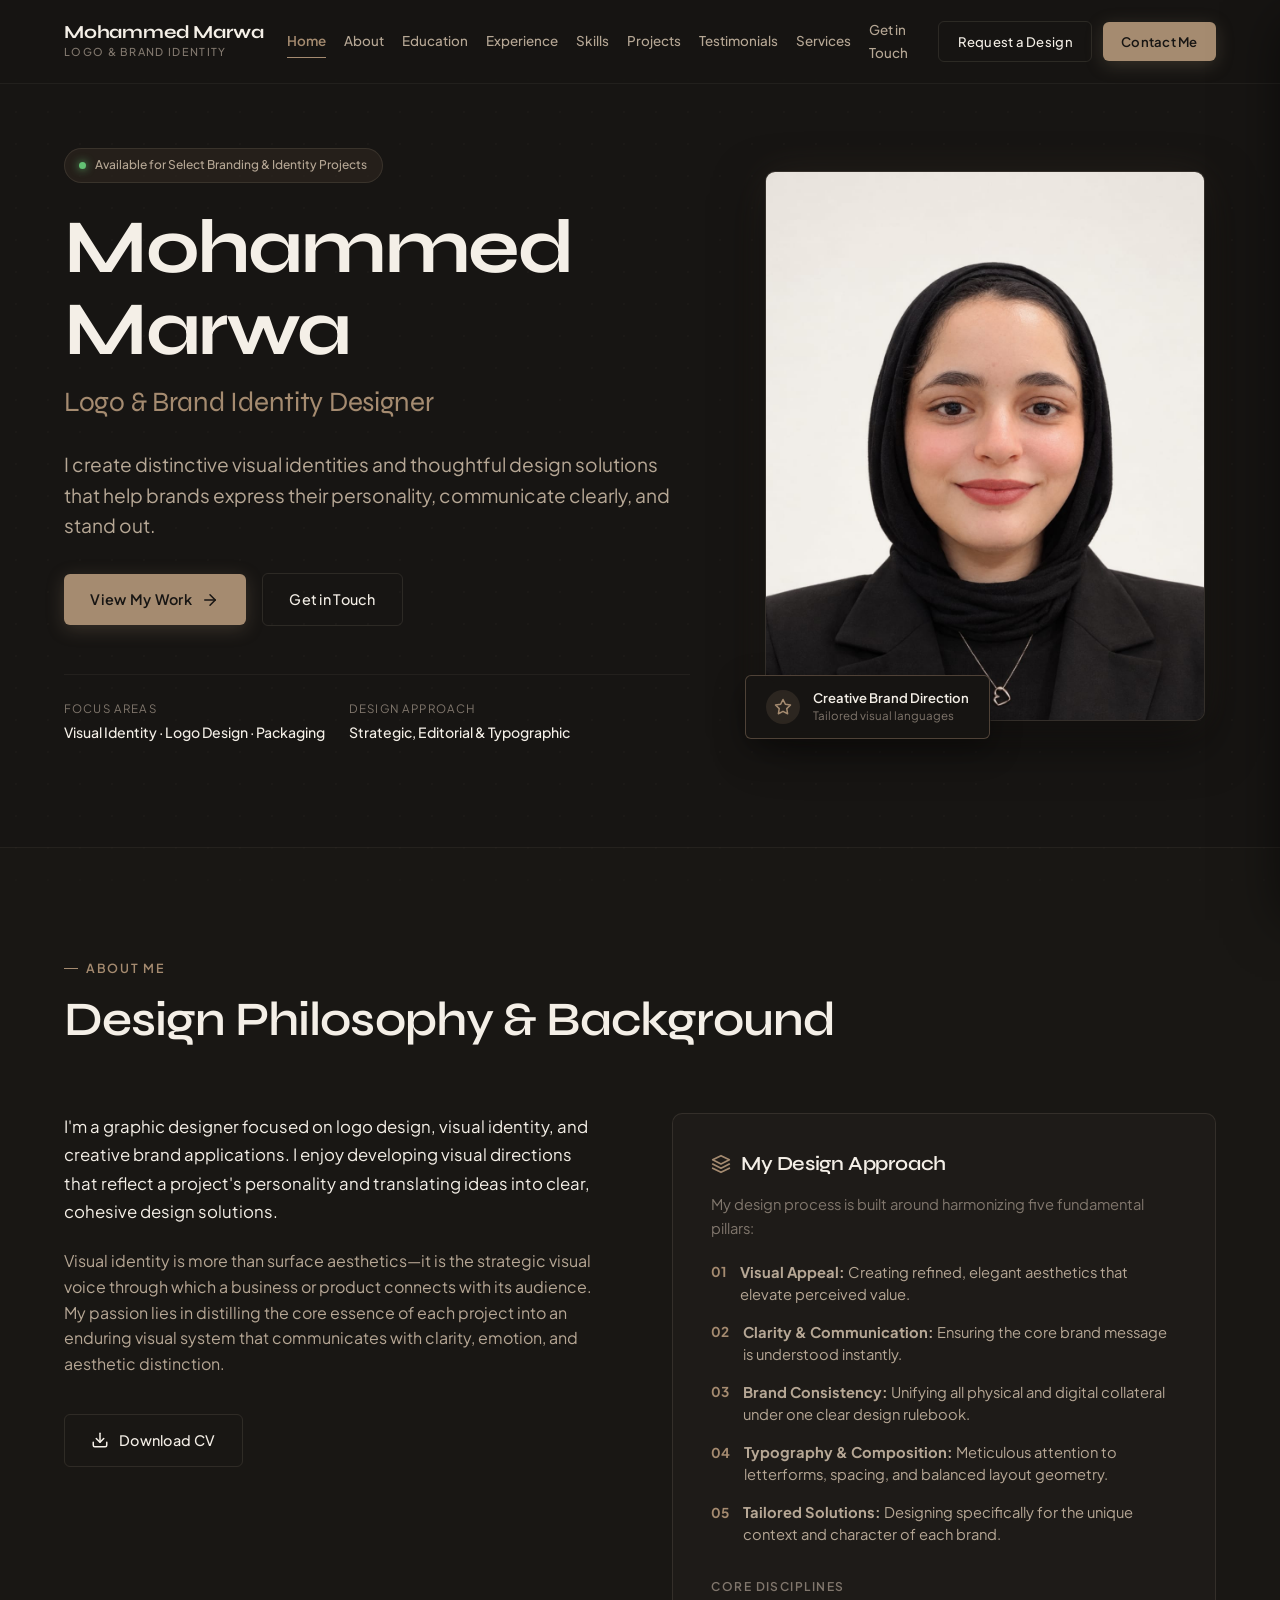
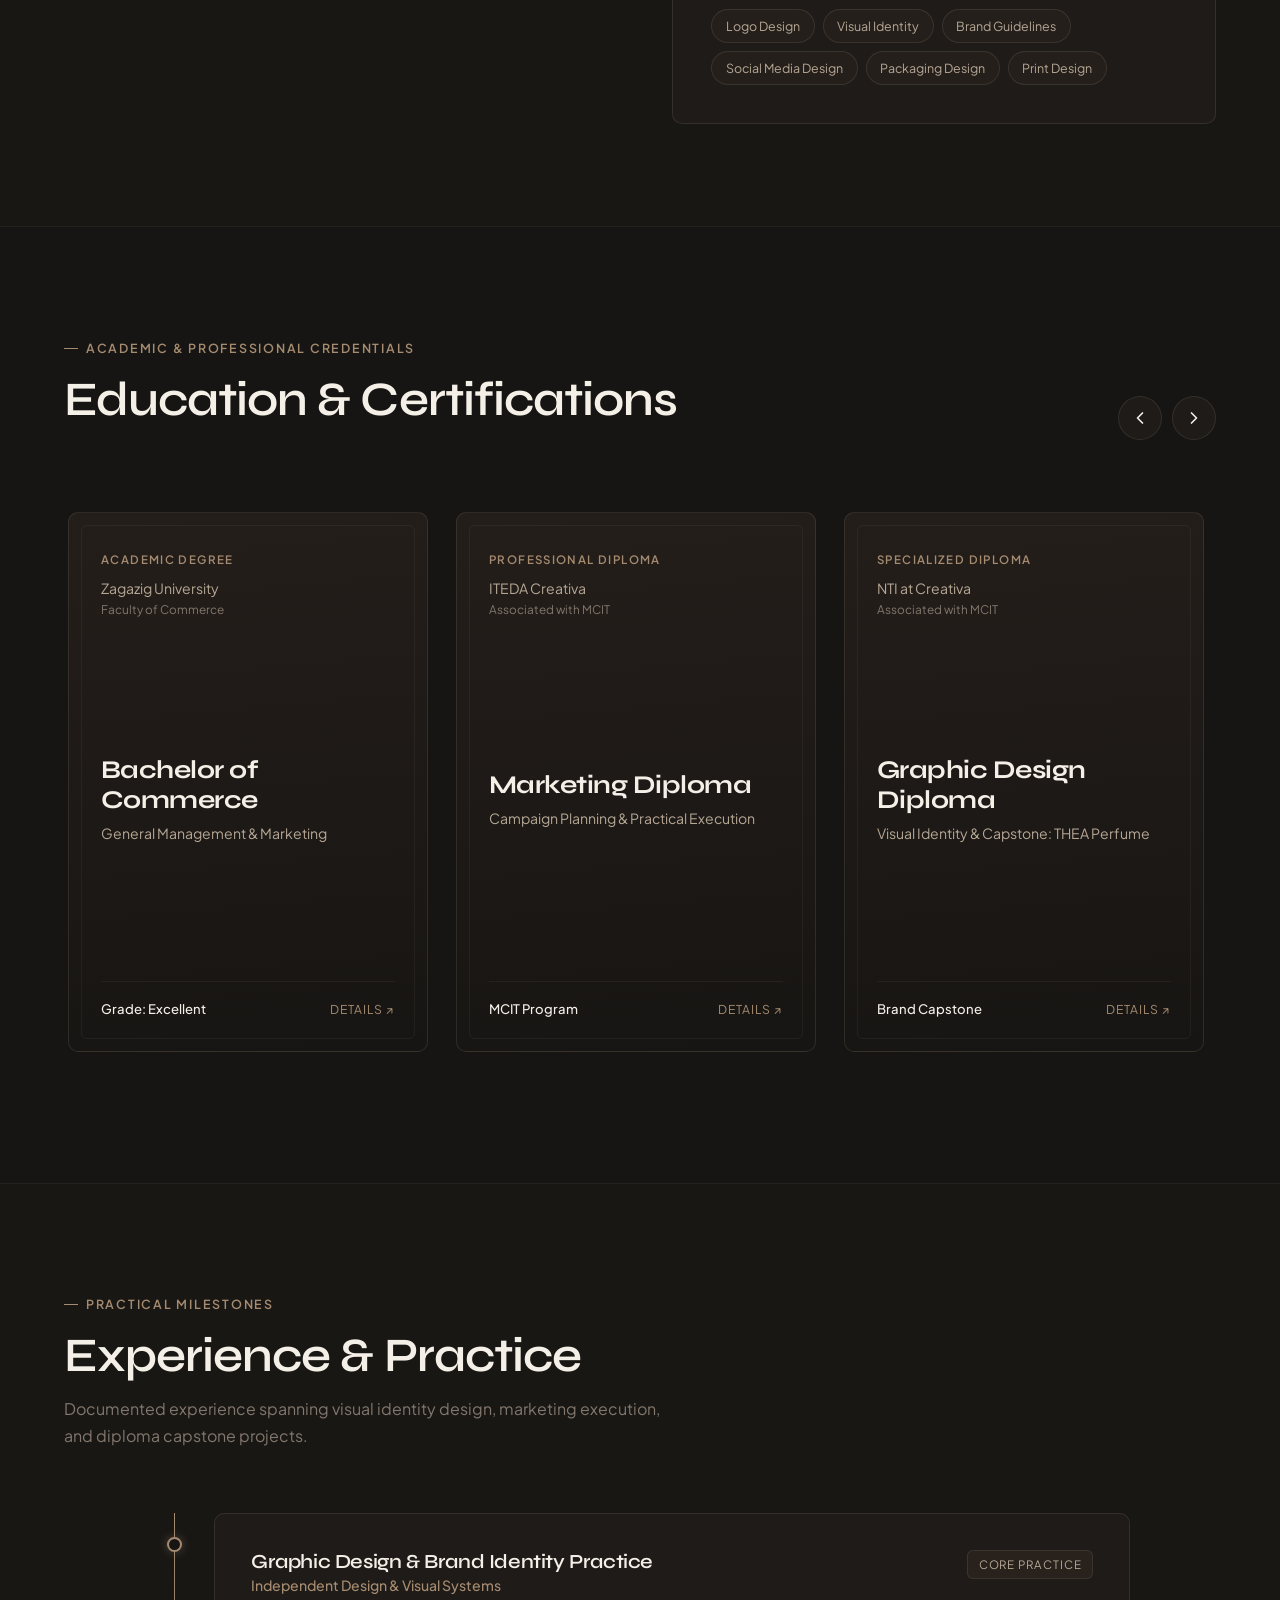
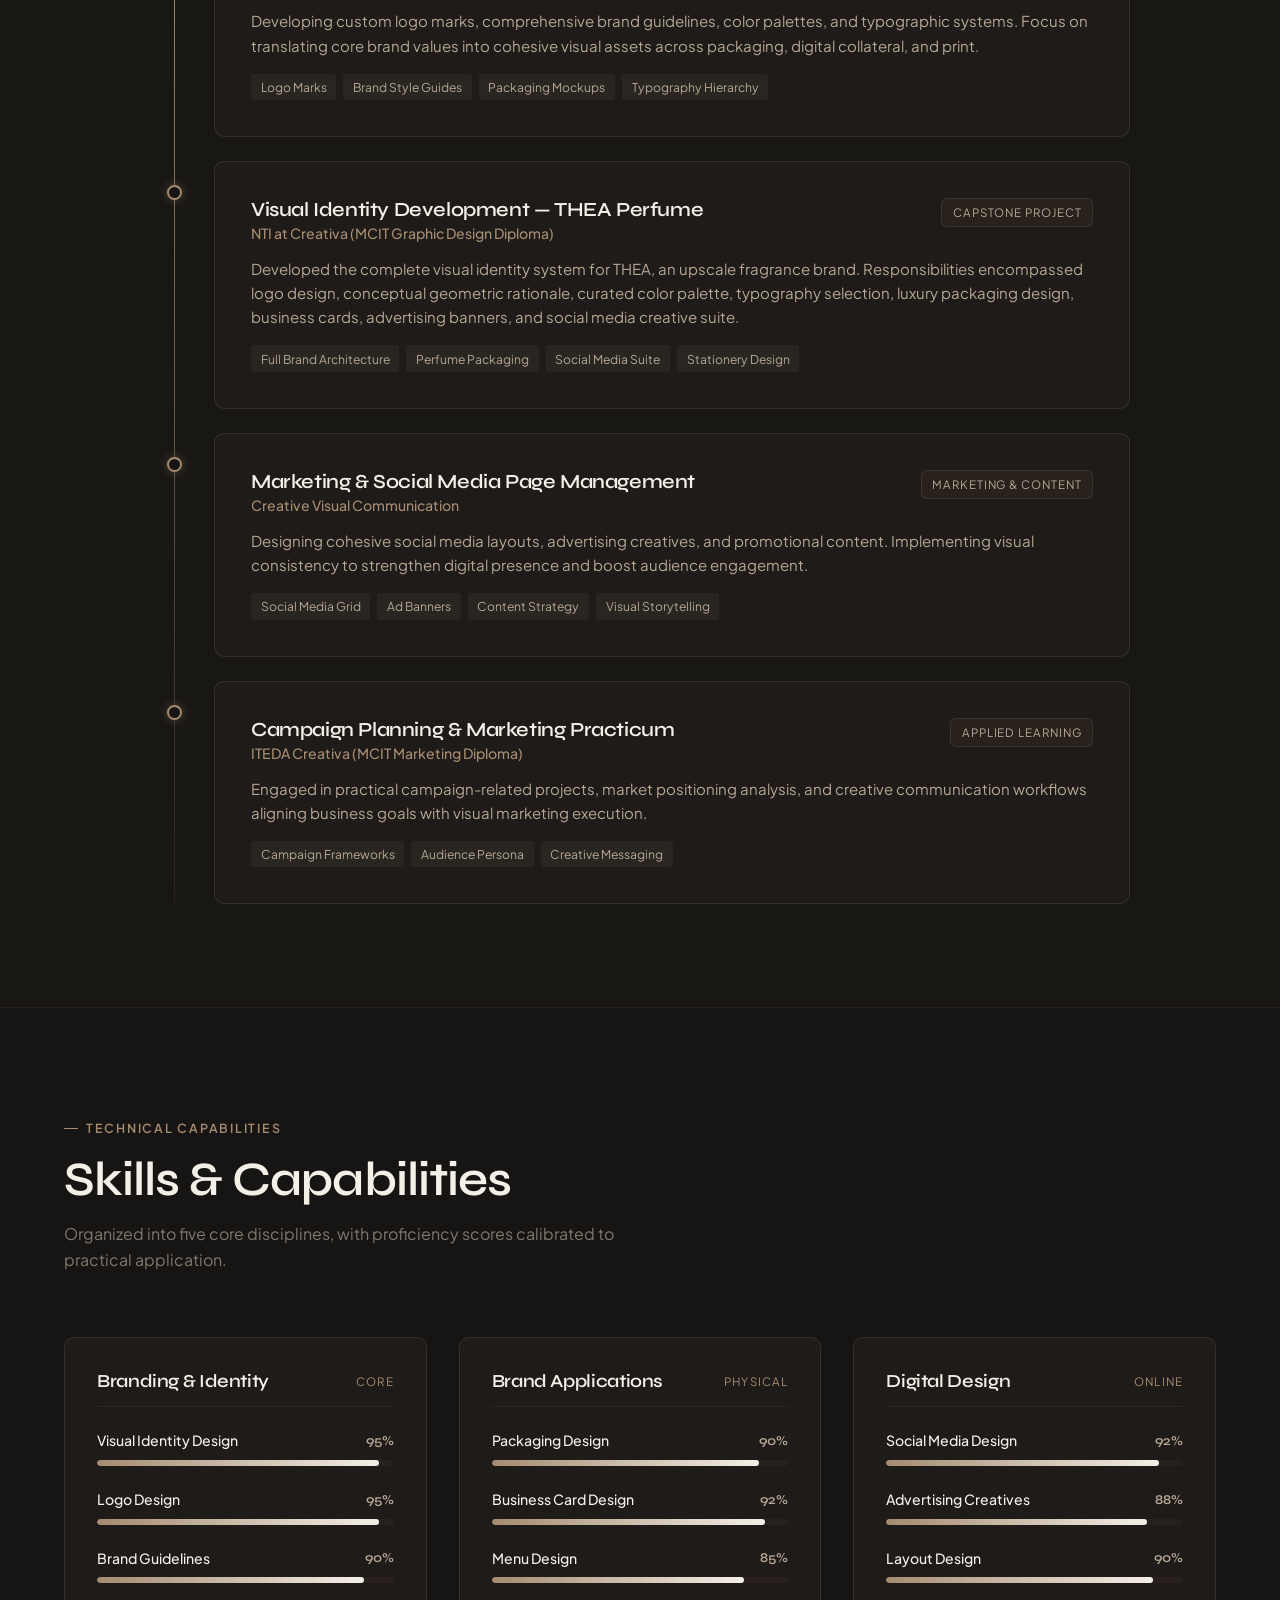
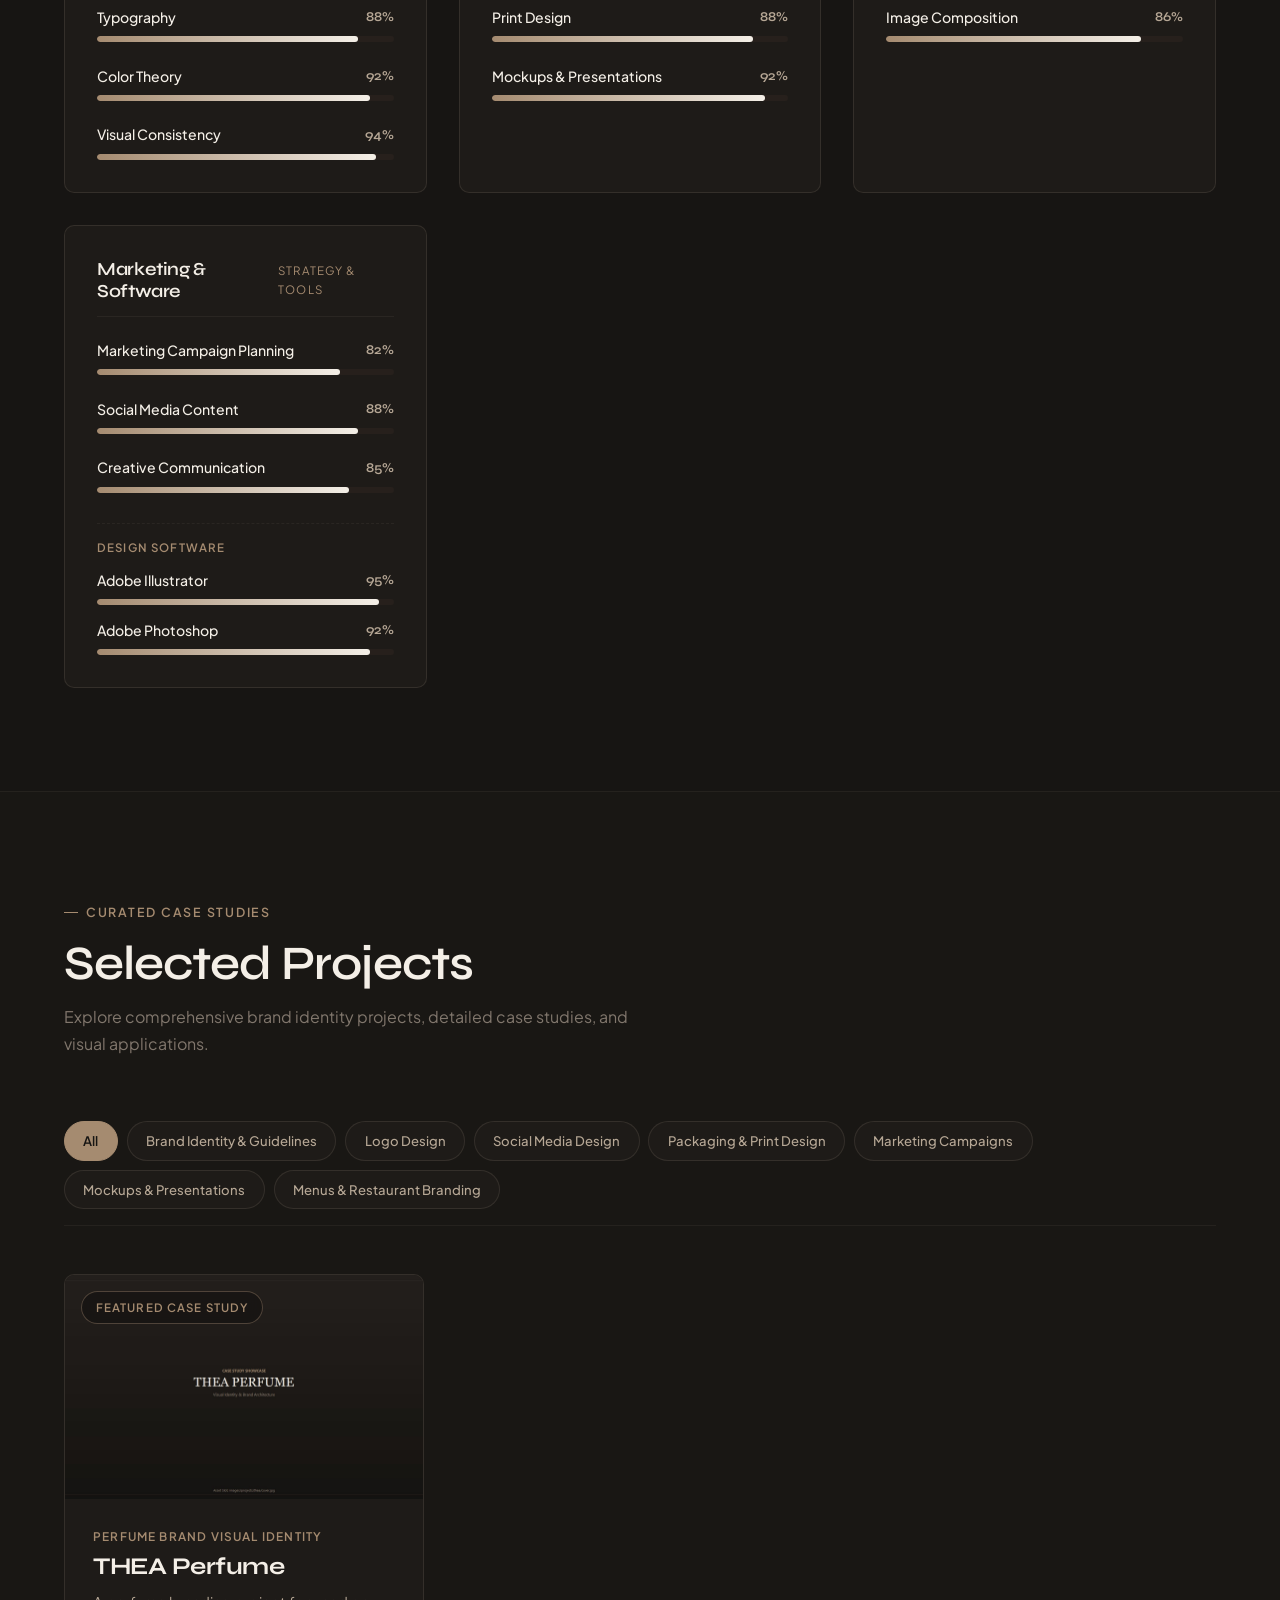
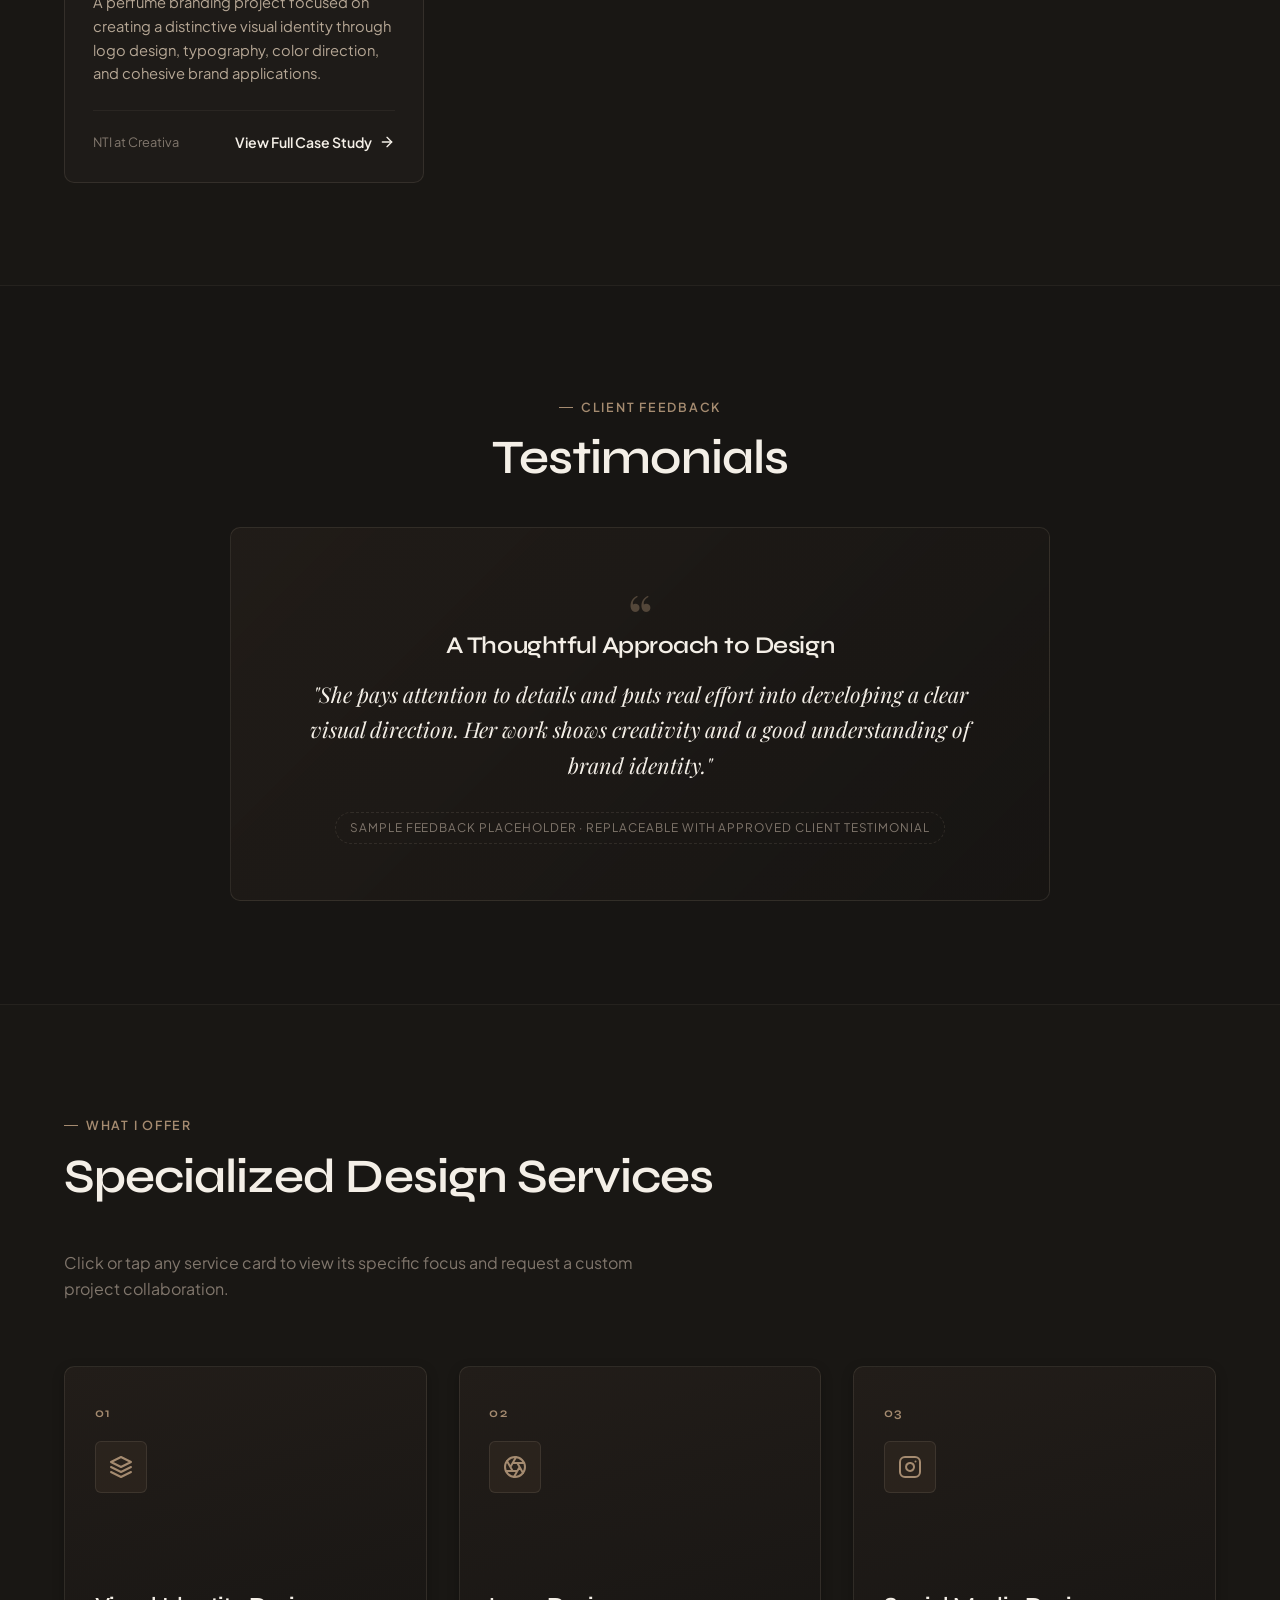
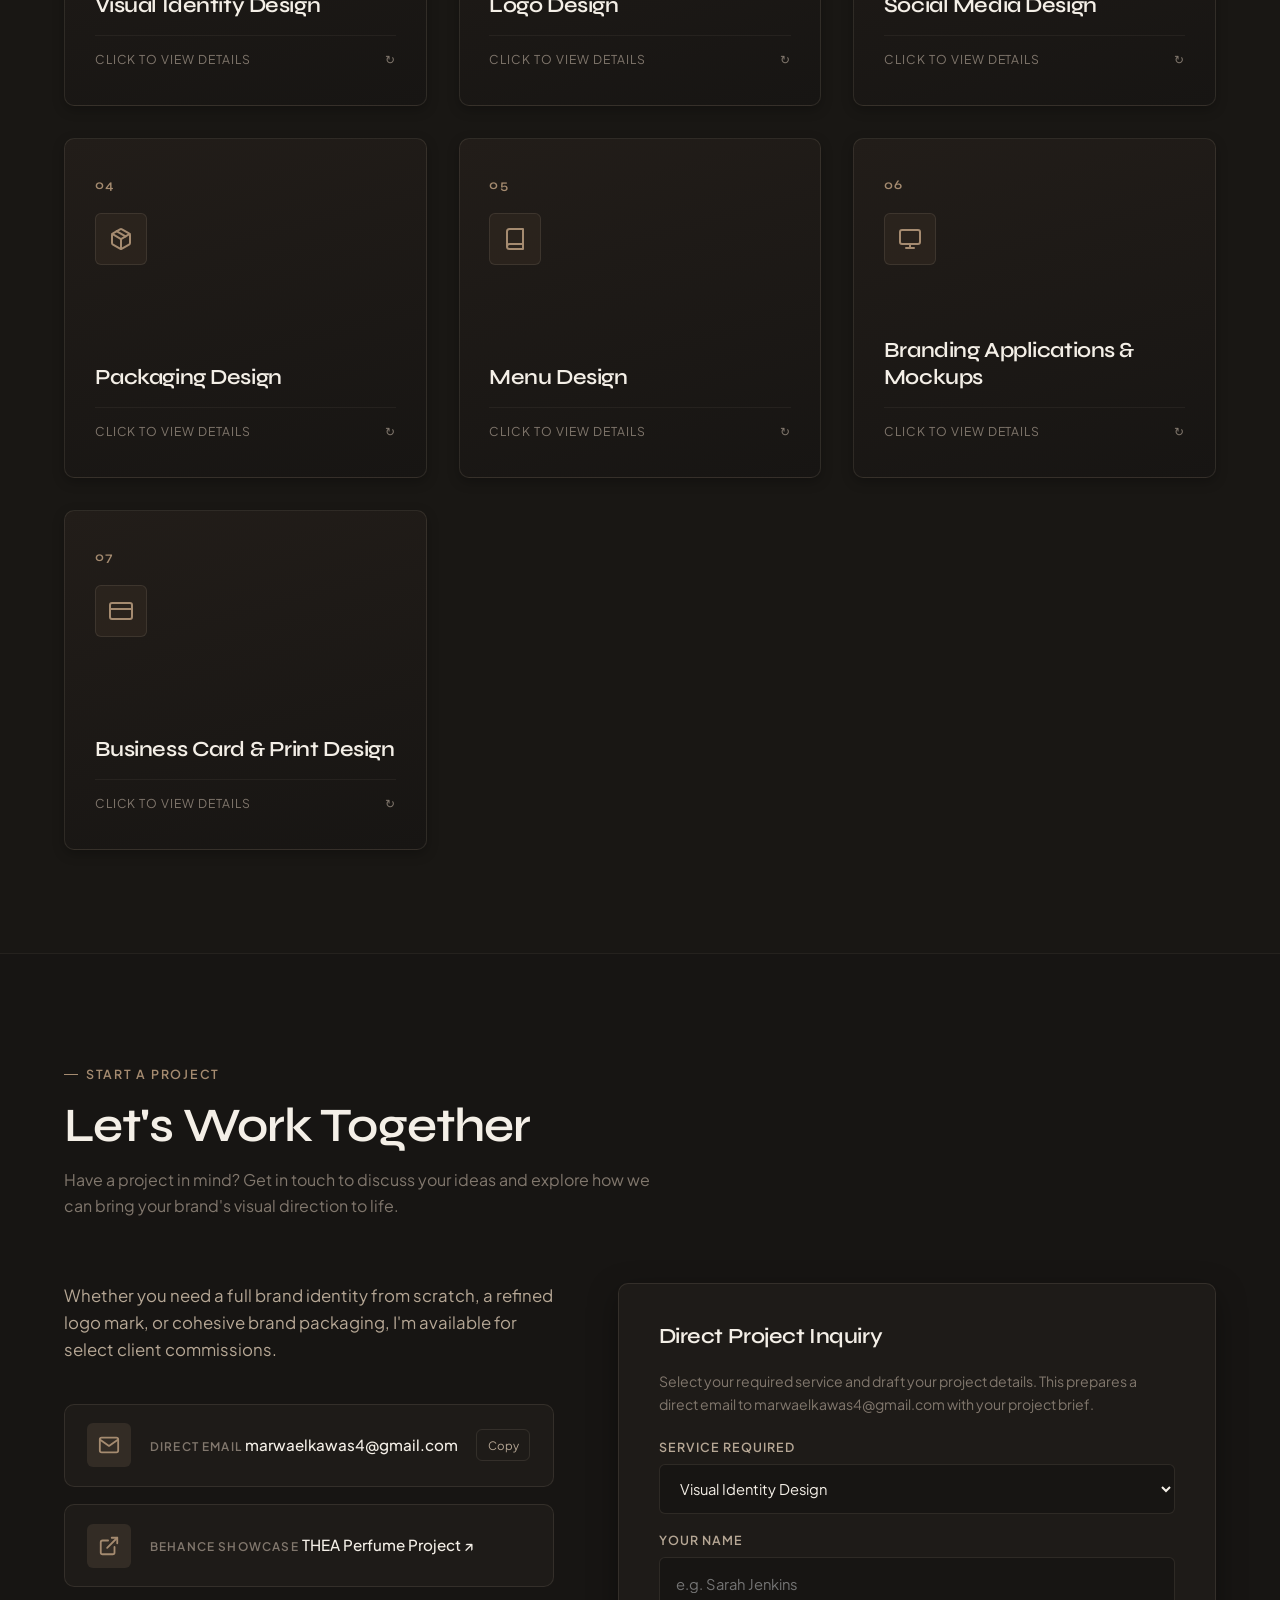
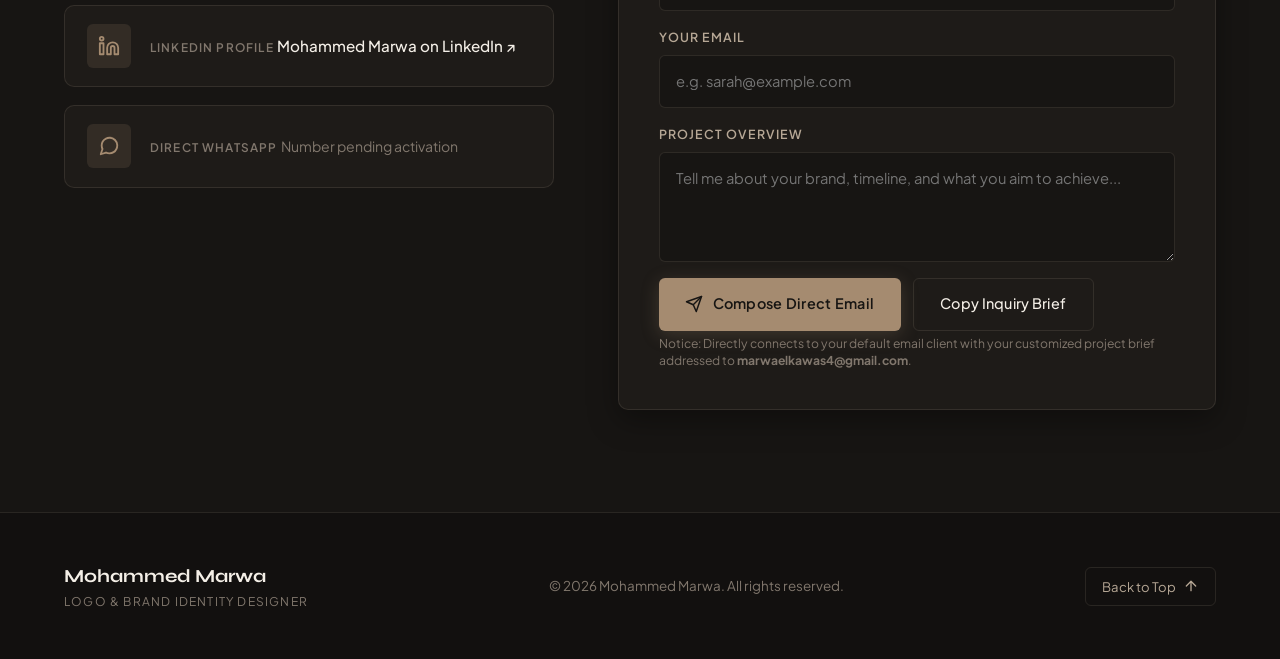
<file: index.html>
<!DOCTYPE html>
<html lang="en">
<head>
  <meta charset="UTF-8">
  <meta name="viewport" content="width=device-width, initial-scale=1.0">
  <title>Mohammed Marwa — Logo & Brand Identity Designer</title>
  <meta name="description" content="Mohammed Marwa is a Logo & Brand Identity Designer crafting distinctive visual identities, thoughtful brand applications, and strategic visual systems.">
  <meta name="author" content="Mohammed Marwa">

  <!-- Google Fonts: Syne (Display), Playfair Display (Serif), Plus Jakarta Sans (Body) -->
  <link rel="preconnect" href="https://fonts.googleapis.com">
  <link rel="preconnect" href="https://fonts.gstatic.com" crossorigin>
  <link href="https://fonts.googleapis.com/css2?family=Playfair+Display:ital,wght@0,400;0,600;0,700;1,400;1,600&family=Plus+Jakarta+Sans:ital,wght@0,300;0,400;0,500;0,600;0,700;1,400&family=Syne:wght@500;600;700;800&display=swap" rel="stylesheet">

  <!-- Core Stylesheet -->
  <link rel="stylesheet" href="css/style.css">
</head>
<body>

  <!-- ========================================================================
       1. NAVIGATION BAR
       ======================================================================== -->
  <header class="header" id="mainHeader">
    <div class="container nav__wrapper">
      <!-- Designer Wordmark -->
      <a href="#hero" class="nav__brand" aria-label="Mohammed Marwa Home">
        <span class="nav__brand-name">Mohammed Marwa</span>
        <span class="nav__brand-title">Logo & Brand Identity</span>
      </a>

      <!-- Desktop Navigation Menu -->
      <nav class="nav__menu" aria-label="Primary Navigation">
        <a href="#hero" class="nav__link is-active">Home</a>
        <a href="#about" class="nav__link">About</a>
        <a href="#education" class="nav__link">Education</a>
        <a href="#experience" class="nav__link">Experience</a>
        <a href="#skills" class="nav__link">Skills</a>
        <a href="#projects" class="nav__link">Projects</a>
        <a href="#testimonials" class="nav__link">Testimonials</a>
        <a href="#services" class="nav__link">Services</a>
        <a href="#contact" class="nav__link">Get in Touch</a>
      </nav>

      <!-- Action CTA Buttons -->
      <div class="nav__actions">
        <a href="#services" class="btn btn--outline btn--sm">Request a Design</a>
        <a href="#contact" class="btn btn--primary btn--sm">Contact Me</a>
      </div>

      <!-- Mobile Hamburger Toggle -->
      <button class="nav__toggle" id="navToggle" aria-label="Toggle navigation menu" aria-expanded="false" aria-controls="mobileDrawer">
        <span class="nav__toggle-bar"></span>
      </button>
    </div>
  </header>

  <!-- Mobile Drawer Menu -->
  <div class="mobile-backdrop" id="mobileBackdrop"></div>
  <aside class="mobile-drawer" id="mobileDrawer" aria-label="Mobile Navigation">
    <div>
      <div class="nav__brand" style="margin-bottom: 2rem;">
        <span class="nav__brand-name">Mohammed Marwa</span>
        <span class="nav__brand-title">Logo & Brand Identity</span>
      </div>
      <nav class="mobile-nav__list">
        <a href="#hero" class="mobile-nav__link">Home</a>
        <a href="#about" class="mobile-nav__link">About</a>
        <a href="#education" class="mobile-nav__link">Education</a>
        <a href="#experience" class="mobile-nav__link">Experience</a>
        <a href="#skills" class="mobile-nav__link">Skills</a>
        <a href="#projects" class="mobile-nav__link">Projects</a>
        <a href="#testimonials" class="mobile-nav__link">Testimonials</a>
        <a href="#services" class="mobile-nav__link">Services</a>
        <a href="#contact" class="mobile-nav__link">Get in Touch</a>
      </nav>
    </div>
    <div class="mobile-nav__actions">
      <a href="#services" class="btn btn--outline">Request a Design</a>
      <a href="#contact" class="btn btn--primary">Contact Me</a>
    </div>
  </aside>

  <main>
    <!-- ======================================================================
         2. HOME / HERO SECTION
         ====================================================================== -->
    <section class="section hero" id="hero">
      <div class="container">
        <div class="hero__grid">
          <!-- Left Column: Content -->
          <div class="hero__content">
            <div class="hero__status-badge">
              <span class="hero__status-dot"></span>
              <span>Available for Select Branding & Identity Projects</span>
            </div>

            <h1 class="heading-display hero__title">Mohammed Marwa</h1>
            <p class="hero__subtitle">Logo & Brand Identity Designer</p>

            <p class="text-lead hero__intro">
              I create distinctive visual identities and thoughtful design solutions that help brands express their personality, communicate clearly, and stand out.
            </p>

            <div class="hero__cta-group">
              <a href="#projects" class="btn btn--primary btn--icon-arrow">
                View My Work
                <svg width="18" height="18" viewBox="0 0 24 24" fill="none" stroke="currentColor" stroke-width="2" stroke-linecap="round" stroke-linejoin="round">
                  <line x1="5" y1="12" x2="19" y2="12"></line>
                  <polyline points="12 5 19 12 12 19"></polyline>
                </svg>
              </a>
              <a href="#contact" class="btn btn--outline">Get in Touch</a>
            </div>

            <div class="hero__meta">
              <div class="hero__meta-item">
                <span class="hero__meta-label">Focus Areas</span>
                <span class="hero__meta-value">Visual Identity · Logo Design · Packaging</span>
              </div>
              <div class="hero__meta-item">
                <span class="hero__meta-label">Design Approach</span>
                <span class="hero__meta-value">Strategic, Editorial & Typographic</span>
              </div>
            </div>
          </div>

          <!-- Right Column: Dedicated Portrait Slot -->
          <div class="hero__media">
            <div class="hero__portrait-wrapper">
              <!-- Real HTML image element with graceful fallback -->
              <img
                src="assets/profile.jpeg"
                alt="Mohammed Marwa, Logo and Brand Identity Designer"
                class="hero__portrait"
                onerror="handleImageError(this, 'Mohammed Marwa Portrait', 'images/profile.jpg')"
              >
              <div class="hero__frame-corner hero__frame-corner--tl"></div>
              <div class="hero__frame-corner hero__frame-corner--br"></div>
            </div>

            <!-- Restrained typographic badge -->
            <div class="hero__floating-card">
              <div class="hero__floating-icon">
                <svg width="18" height="18" viewBox="0 0 24 24" fill="none" stroke="currentColor" stroke-width="2" stroke-linecap="round" stroke-linejoin="round">
                  <path d="M12 2l3.09 6.26L22 9.27l-5 4.87 1.18 6.88L12 17.77l-6.18 3.25L7 14.14 2 9.27l6.91-1.01L12 2z"></path>
                </svg>
              </div>
              <div>
                <p class="hero__floating-title">Creative Brand Direction</p>
                <p class="hero__floating-subtitle">Tailored visual languages</p>
              </div>
            </div>
          </div>
        </div>
      </div>
    </section>

    <!-- ======================================================================
         3. ABOUT ME SECTION
         ====================================================================== -->
    <section class="section section--alt" id="about">
      <div class="container">
        <div class="section-header">
          <span class="eyebrow">About Me</span>
          <h2 class="heading-section">Design Philosophy & Background</h2>
        </div>

        <div class="about__grid">
          <!-- Left: Biography -->
          <div class="about__bio-col">
            <p class="about__bio-text">
              I'm a graphic designer focused on logo design, visual identity, and creative brand applications. I enjoy developing visual directions that reflect a project's personality and translating ideas into clear, cohesive design solutions.
            </p>
            <p class="text-lead" style="font-size: 1rem; color: var(--color-taupe);">
              Visual identity is more than surface aesthetics—it is the strategic visual voice through which a business or product connects with its audience. My passion lies in distilling the core essence of each project into an enduring visual system that communicates with clarity, emotion, and aesthetic distinction.
            </p>

            <div style="margin-top: 1rem;">
              <a href="assets/Mohammed-Marwa-CV.pdf" download="Mohammed-Marwa-CV.pdf" class="btn btn--outline btn-download-cv">
                <svg width="18" height="18" viewBox="0 0 24 24" fill="none" stroke="currentColor" stroke-width="2" stroke-linecap="round" stroke-linejoin="round">
                  <path d="M21 15v4a2 2 0 0 1-2 2H5a2 2 0 0 1-2-2v-4"></path>
                  <polyline points="7 10 12 15 17 10"></polyline>
                  <line x1="12" y1="15" x2="12" y2="3"></line>
                </svg>
                Download CV
              </a>
            </div>
          </div>

          <!-- Right: Design Approach & Quick Skills -->
          <div class="about__approach-card">
            <h3 class="about__approach-title">
              <svg width="20" height="20" viewBox="0 0 24 24" fill="none" stroke="var(--color-accent)" stroke-width="2" stroke-linecap="round" stroke-linejoin="round">
                <polygon points="12 2 2 7 12 12 22 7 12 2"></polygon>
                <polyline points="2 17 12 22 22 17"></polyline>
                <polyline points="2 12 12 17 22 12"></polyline>
              </svg>
              My Design Approach
            </h3>

            <p style="font-size: 0.92rem; color: var(--color-muted); margin-bottom: 1.25rem;">
              My design process is built around harmonizing five fundamental pillars:
            </p>

            <ul class="about__approach-list">
              <li class="about__approach-item">
                <span class="about__approach-marker">01</span>
                <span><strong>Visual Appeal:</strong> Creating refined, elegant aesthetics that elevate perceived value.</span>
              </li>
              <li class="about__approach-item">
                <span class="about__approach-marker">02</span>
                <span><strong>Clarity & Communication:</strong> Ensuring the core brand message is understood instantly.</span>
              </li>
              <li class="about__approach-item">
                <span class="about__approach-marker">03</span>
                <span><strong>Brand Consistency:</strong> Unifying all physical and digital collateral under one clear design rulebook.</span>
              </li>
              <li class="about__approach-item">
                <span class="about__approach-marker">04</span>
                <span><strong>Typography & Composition:</strong> Meticulous attention to letterforms, spacing, and balanced layout geometry.</span>
              </li>
              <li class="about__approach-item">
                <span class="about__approach-marker">05</span>
                <span><strong>Tailored Solutions:</strong> Designing specifically for the unique context and character of each brand.</span>
              </li>
            </ul>

            <!-- Quick Skills Tags -->
            <div>
              <p class="about__tags-title">Core Disciplines</p>
              <div class="about__tags-wrap">
                <span class="skill-tag">Logo Design</span>
                <span class="skill-tag">Visual Identity</span>
                <span class="skill-tag">Brand Guidelines</span>
                <span class="skill-tag">Social Media Design</span>
                <span class="skill-tag">Packaging Design</span>
                <span class="skill-tag">Print Design</span>
              </div>
            </div>
          </div>
        </div>
      </div>
    </section>

    <!-- ======================================================================
         4. EDUCATION & CERTIFICATIONS (POSTER-STYLE HORIZONTAL SCROLL)
         ====================================================================== -->
    <section class="section" id="education">
      <div class="container">
        <div class="section-header section-header--split">
          <div>
            <span class="eyebrow">Academic & Professional Credentials</span>
            <h2 class="heading-section">Education & Certifications</h2>
          </div>
          <div class="education__controls">
            <button class="scroll-btn" id="eduPrevBtn" aria-label="Scroll education items left">
              <svg width="20" height="20" viewBox="0 0 24 24" fill="none" stroke="currentColor" stroke-width="2" stroke-linecap="round" stroke-linejoin="round">
                <polyline points="15 18 9 12 15 6"></polyline>
              </svg>
            </button>
            <button class="scroll-btn" id="eduNextBtn" aria-label="Scroll education items right">
              <svg width="20" height="20" viewBox="0 0 24 24" fill="none" stroke="currentColor" stroke-width="2" stroke-linecap="round" stroke-linejoin="round">
                <polyline points="9 18 15 12 9 6"></polyline>
              </svg>
            </button>
          </div>
        </div>

        <!-- Horizontal Scrolling Track -->
        <div class="education__track-wrapper">
          <div class="education__track" id="educationTrack" tabindex="0" aria-label="Horizontal education gallery">
            
            <!-- Poster Card 1: Bachelor of Commerce -->
            <article class="poster-card" data-edu="bachelor" tabindex="0" role="button" aria-haspopup="dialog" aria-label="View Bachelor of Commerce details">
              <div class="poster-card__top">
                <span class="poster-card__badge">Academic Degree</span>
                <p class="poster-card__inst">Zagazig University</p>
                <p class="poster-card__assoc">Faculty of Commerce</p>
              </div>
              <div class="poster-card__center">
                <h3 class="poster-card__title">Bachelor of Commerce</h3>
                <p class="poster-card__field">General Management & Marketing</p>
              </div>
              <div class="poster-card__bottom">
                <span class="poster-card__grade">Grade: Excellent</span>
                <span class="poster-card__action">Details ↗</span>
              </div>
            </article>

            <!-- Poster Card 2: Marketing Diploma -->
            <article class="poster-card" data-edu="marketing" tabindex="0" role="button" aria-haspopup="dialog" aria-label="View Marketing Diploma details">
              <div class="poster-card__top">
                <span class="poster-card__badge">Professional Diploma</span>
                <p class="poster-card__inst">ITEDA Creativa</p>
                <p class="poster-card__assoc">Associated with MCIT</p>
              </div>
              <div class="poster-card__center">
                <h3 class="poster-card__title">Marketing Diploma</h3>
                <p class="poster-card__field">Campaign Planning & Practical Execution</p>
              </div>
              <div class="poster-card__bottom">
                <span class="poster-card__grade">MCIT Program</span>
                <span class="poster-card__action">Details ↗</span>
              </div>
            </article>

            <!-- Poster Card 3: Graphic Design Diploma -->
            <article class="poster-card" data-edu="graphic" tabindex="0" role="button" aria-haspopup="dialog" aria-label="View Graphic Design Diploma details">
              <div class="poster-card__top">
                <span class="poster-card__badge">Specialized Diploma</span>
                <p class="poster-card__inst">NTI at Creativa</p>
                <p class="poster-card__assoc">Associated with MCIT</p>
              </div>
              <div class="poster-card__center">
                <h3 class="poster-card__title">Graphic Design Diploma</h3>
                <p class="poster-card__field">Visual Identity & Capstone: THEA Perfume</p>
              </div>
              <div class="poster-card__bottom">
                <span class="poster-card__grade">Brand Capstone</span>
                <span class="poster-card__action">Details ↗</span>
              </div>
            </article>

          </div>
        </div>
      </div>
    </section>

    <!-- Education Modal Popup -->
    <div class="modal-overlay" id="educationModal" role="dialog" aria-modal="true" aria-labelledby="modalTitle">
      <div class="modal-box">
        <button class="modal__close" id="modalClose" aria-label="Close modal">✕</button>
        <span class="modal__badge" id="modalBadge">Academic Degree</span>
        <h3 class="modal__title" id="modalTitle">Title</h3>
        <p class="modal__institution" id="modalInstitution">Institution</p>
        <p class="modal__desc" id="modalDesc">Description text goes here.</p>
      </div>
    </div>

    <!-- ======================================================================
         5. EXPERIENCE SECTION (EDITORIAL TIMELINE)
         ====================================================================== -->
    <section class="section section--alt" id="experience">
      <div class="container">
        <div class="section-header">
          <span class="eyebrow">Practical Milestones</span>
          <h2 class="heading-section">Experience & Practice</h2>
          <p class="section-header__desc">
            Documented experience spanning visual identity design, marketing execution, and diploma capstone projects.
          </p>
        </div>

        <div class="timeline">
          <!-- Entry 1: Graphic Design & Branding Practice -->
          <div class="timeline-item">
            <div class="timeline-item__marker"></div>
            <article class="timeline-card">
              <div class="timeline-card__header">
                <div>
                  <h3 class="timeline-card__role">Graphic Design & Brand Identity Practice</h3>
                  <p class="timeline-card__org">Independent Design & Visual Systems</p>
                </div>
                <span class="timeline-card__tag">Core Practice</span>
              </div>
              <p class="timeline-card__desc">
                Developing custom logo marks, comprehensive brand guidelines, color palettes, and typographic systems. Focus on translating core brand values into cohesive visual assets across packaging, digital collateral, and print.
              </p>
              <div class="timeline-card__deliverables">
                <span class="timeline-card__deliverable">Logo Marks</span>
                <span class="timeline-card__deliverable">Brand Style Guides</span>
                <span class="timeline-card__deliverable">Packaging Mockups</span>
                <span class="timeline-card__deliverable">Typography Hierarchy</span>
              </div>
            </article>
          </div>

          <!-- Entry 2: Educational Practical Project — NTI Creativa -->
          <div class="timeline-item">
            <div class="timeline-item__marker"></div>
            <article class="timeline-card">
              <div class="timeline-card__header">
                <div>
                  <h3 class="timeline-card__role">Visual Identity Development — THEA Perfume</h3>
                  <p class="timeline-card__org">NTI at Creativa (MCIT Graphic Design Diploma)</p>
                </div>
                <span class="timeline-card__tag">Capstone Project</span>
              </div>
              <p class="timeline-card__desc">
                Developed the complete visual identity system for THEA, an upscale fragrance brand. Responsibilities encompassed logo design, conceptual geometric rationale, curated color palette, typography selection, luxury packaging design, business cards, advertising banners, and social media creative suite.
              </p>
              <div class="timeline-card__deliverables">
                <span class="timeline-card__deliverable">Full Brand Architecture</span>
                <span class="timeline-card__deliverable">Perfume Packaging</span>
                <span class="timeline-card__deliverable">Social Media Suite</span>
                <span class="timeline-card__deliverable">Stationery Design</span>
              </div>
            </article>
          </div>

          <!-- Entry 3: Marketing & Social Media Management -->
          <div class="timeline-item">
            <div class="timeline-item__marker"></div>
            <article class="timeline-card">
              <div class="timeline-card__header">
                <div>
                  <h3 class="timeline-card__role">Marketing & Social Media Page Management</h3>
                  <p class="timeline-card__org">Creative Visual Communication</p>
                </div>
                <span class="timeline-card__tag">Marketing & Content</span>
              </div>
              <p class="timeline-card__desc">
                Designing cohesive social media layouts, advertising creatives, and promotional content. Implementing visual consistency to strengthen digital presence and boost audience engagement.
              </p>
              <div class="timeline-card__deliverables">
                <span class="timeline-card__deliverable">Social Media Grid</span>
                <span class="timeline-card__deliverable">Ad Banners</span>
                <span class="timeline-card__deliverable">Content Strategy</span>
                <span class="timeline-card__deliverable">Visual Storytelling</span>
              </div>
            </article>
          </div>

          <!-- Entry 4: Practical Marketing Project Work -->
          <div class="timeline-item">
            <div class="timeline-item__marker"></div>
            <article class="timeline-card">
              <div class="timeline-card__header">
                <div>
                  <h3 class="timeline-card__role">Campaign Planning & Marketing Practicum</h3>
                  <p class="timeline-card__org">ITEDA Creativa (MCIT Marketing Diploma)</p>
                </div>
                <span class="timeline-card__tag">Applied Learning</span>
              </div>
              <p class="timeline-card__desc">
                Engaged in practical campaign-related projects, market positioning analysis, and creative communication workflows aligning business goals with visual marketing execution.
              </p>
              <div class="timeline-card__deliverables">
                <span class="timeline-card__deliverable">Campaign Frameworks</span>
                <span class="timeline-card__deliverable">Audience Persona</span>
                <span class="timeline-card__deliverable">Creative Messaging</span>
              </div>
            </article>
          </div>
        </div>
      </div>
    </section>

    <!-- ======================================================================
         6. SKILLS SECTION (HORIZONTAL PROGRESS BARS)
         ====================================================================== -->
    <section class="section" id="skills">
      <div class="container">
        <div class="section-header">
          <span class="eyebrow">Technical Capabilities</span>
          <h2 class="heading-section">Skills & Capabilities</h2>
          <p class="section-header__desc">
            Organized into five core disciplines, with proficiency scores calibrated to practical application.
          </p>
        </div>

        <div class="skills__grid">
          <!-- Group A: Branding & Identity -->
          <div class="skills__group">
            <div class="skills__group-header">
              <h3 class="skills__group-title">Branding & Identity</h3>
              <span class="skills__group-category">Core</span>
            </div>
            
            <div class="skill-bar">
              <div class="skill-bar__header">
                <span class="skill-bar__name">Visual Identity Design</span>
                <span class="skill-bar__percent">95%</span>
              </div>
              <div class="skill-bar__track" role="progressbar" aria-valuenow="95" aria-valuemin="0" aria-valuemax="100" aria-label="Visual Identity Design 95%">
                <div class="skill-bar__fill" data-percent="95"></div>
              </div>
            </div>

            <div class="skill-bar">
              <div class="skill-bar__header">
                <span class="skill-bar__name">Logo Design</span>
                <span class="skill-bar__percent">95%</span>
              </div>
              <div class="skill-bar__track" role="progressbar" aria-valuenow="95" aria-valuemin="0" aria-valuemax="100" aria-label="Logo Design 95%">
                <div class="skill-bar__fill" data-percent="95"></div>
              </div>
            </div>

            <div class="skill-bar">
              <div class="skill-bar__header">
                <span class="skill-bar__name">Brand Guidelines</span>
                <span class="skill-bar__percent">90%</span>
              </div>
              <div class="skill-bar__track" role="progressbar" aria-valuenow="90" aria-valuemin="0" aria-valuemax="100" aria-label="Brand Guidelines 90%">
                <div class="skill-bar__fill" data-percent="90"></div>
              </div>
            </div>

            <div class="skill-bar">
              <div class="skill-bar__header">
                <span class="skill-bar__name">Typography</span>
                <span class="skill-bar__percent">88%</span>
              </div>
              <div class="skill-bar__track" role="progressbar" aria-valuenow="88" aria-valuemin="0" aria-valuemax="100" aria-label="Typography 88%">
                <div class="skill-bar__fill" data-percent="88"></div>
              </div>
            </div>

            <div class="skill-bar">
              <div class="skill-bar__header">
                <span class="skill-bar__name">Color Theory</span>
                <span class="skill-bar__percent">92%</span>
              </div>
              <div class="skill-bar__track" role="progressbar" aria-valuenow="92" aria-valuemin="0" aria-valuemax="100" aria-label="Color Theory 92%">
                <div class="skill-bar__fill" data-percent="92"></div>
              </div>
            </div>

            <div class="skill-bar">
              <div class="skill-bar__header">
                <span class="skill-bar__name">Visual Consistency</span>
                <span class="skill-bar__percent">94%</span>
              </div>
              <div class="skill-bar__track" role="progressbar" aria-valuenow="94" aria-valuemin="0" aria-valuemax="100" aria-label="Visual Consistency 94%">
                <div class="skill-bar__fill" data-percent="94"></div>
              </div>
            </div>
          </div>

          <!-- Group B: Brand Applications -->
          <div class="skills__group">
            <div class="skills__group-header">
              <h3 class="skills__group-title">Brand Applications</h3>
              <span class="skills__group-category">Physical</span>
            </div>

            <div class="skill-bar">
              <div class="skill-bar__header">
                <span class="skill-bar__name">Packaging Design</span>
                <span class="skill-bar__percent">90%</span>
              </div>
              <div class="skill-bar__track" role="progressbar" aria-valuenow="90" aria-valuemin="0" aria-valuemax="100" aria-label="Packaging Design 90%">
                <div class="skill-bar__fill" data-percent="90"></div>
              </div>
            </div>

            <div class="skill-bar">
              <div class="skill-bar__header">
                <span class="skill-bar__name">Business Card Design</span>
                <span class="skill-bar__percent">92%</span>
              </div>
              <div class="skill-bar__track" role="progressbar" aria-valuenow="92" aria-valuemin="0" aria-valuemax="100" aria-label="Business Card Design 92%">
                <div class="skill-bar__fill" data-percent="92"></div>
              </div>
            </div>

            <div class="skill-bar">
              <div class="skill-bar__header">
                <span class="skill-bar__name">Menu Design</span>
                <span class="skill-bar__percent">85%</span>
              </div>
              <div class="skill-bar__track" role="progressbar" aria-valuenow="85" aria-valuemin="0" aria-valuemax="100" aria-label="Menu Design 85%">
                <div class="skill-bar__fill" data-percent="85"></div>
              </div>
            </div>

            <div class="skill-bar">
              <div class="skill-bar__header">
                <span class="skill-bar__name">Print Design</span>
                <span class="skill-bar__percent">88%</span>
              </div>
              <div class="skill-bar__track" role="progressbar" aria-valuenow="88" aria-valuemin="0" aria-valuemax="100" aria-label="Print Design 88%">
                <div class="skill-bar__fill" data-percent="88"></div>
              </div>
            </div>

            <div class="skill-bar">
              <div class="skill-bar__header">
                <span class="skill-bar__name">Mockups & Presentations</span>
                <span class="skill-bar__percent">92%</span>
              </div>
              <div class="skill-bar__track" role="progressbar" aria-valuenow="92" aria-valuemin="0" aria-valuemax="100" aria-label="Mockups and Presentations 92%">
                <div class="skill-bar__fill" data-percent="92"></div>
              </div>
            </div>
          </div>

          <!-- Group C: Digital Design -->
          <div class="skills__group">
            <div class="skills__group-header">
              <h3 class="skills__group-title">Digital Design</h3>
              <span class="skills__group-category">Online</span>
            </div>

            <div class="skill-bar">
              <div class="skill-bar__header">
                <span class="skill-bar__name">Social Media Design</span>
                <span class="skill-bar__percent">92%</span>
              </div>
              <div class="skill-bar__track" role="progressbar" aria-valuenow="92" aria-valuemin="0" aria-valuemax="100" aria-label="Social Media Design 92%">
                <div class="skill-bar__fill" data-percent="92"></div>
              </div>
            </div>

            <div class="skill-bar">
              <div class="skill-bar__header">
                <span class="skill-bar__name">Advertising Creatives</span>
                <span class="skill-bar__percent">88%</span>
              </div>
              <div class="skill-bar__track" role="progressbar" aria-valuenow="88" aria-valuemin="0" aria-valuemax="100" aria-label="Advertising Creatives 88%">
                <div class="skill-bar__fill" data-percent="88"></div>
              </div>
            </div>

            <div class="skill-bar">
              <div class="skill-bar__header">
                <span class="skill-bar__name">Layout Design</span>
                <span class="skill-bar__percent">90%</span>
              </div>
              <div class="skill-bar__track" role="progressbar" aria-valuenow="90" aria-valuemin="0" aria-valuemax="100" aria-label="Layout Design 90%">
                <div class="skill-bar__fill" data-percent="90"></div>
              </div>
            </div>

            <div class="skill-bar">
              <div class="skill-bar__header">
                <span class="skill-bar__name">Image Composition</span>
                <span class="skill-bar__percent">86%</span>
              </div>
              <div class="skill-bar__track" role="progressbar" aria-valuenow="86" aria-valuemin="0" aria-valuemax="100" aria-label="Image Composition 86%">
                <div class="skill-bar__fill" data-percent="86"></div>
              </div>
            </div>
          </div>

          <!-- Group D: Marketing & Group E: Design Software -->
          <div class="skills__group">
            <div class="skills__group-header">
              <h3 class="skills__group-title">Marketing & Software</h3>
              <span class="skills__group-category">Strategy & Tools</span>
            </div>

            <div class="skill-bar">
              <div class="skill-bar__header">
                <span class="skill-bar__name">Marketing Campaign Planning</span>
                <span class="skill-bar__percent">82%</span>
              </div>
              <div class="skill-bar__track" role="progressbar" aria-valuenow="82" aria-valuemin="0" aria-valuemax="100" aria-label="Marketing Campaign Planning 82%">
                <div class="skill-bar__fill" data-percent="82"></div>
              </div>
            </div>

            <div class="skill-bar">
              <div class="skill-bar__header">
                <span class="skill-bar__name">Social Media Content</span>
                <span class="skill-bar__percent">88%</span>
              </div>
              <div class="skill-bar__track" role="progressbar" aria-valuenow="88" aria-valuemin="0" aria-valuemax="100" aria-label="Social Media Content 88%">
                <div class="skill-bar__fill" data-percent="88"></div>
              </div>
            </div>

            <div class="skill-bar">
              <div class="skill-bar__header">
                <span class="skill-bar__name">Creative Communication</span>
                <span class="skill-bar__percent">85%</span>
              </div>
              <div class="skill-bar__track" role="progressbar" aria-valuenow="85" aria-valuemin="0" aria-valuemax="100" aria-label="Creative Communication 85%">
                <div class="skill-bar__fill" data-percent="85"></div>
              </div>
            </div>

            <!-- Software tools (confirmed only) -->
            <div style="margin-top: 0.5rem; padding-top: 0.85rem; border-top: 1px dashed var(--color-border-subtle);">
              <span style="font-size: 0.72rem; letter-spacing: 0.1em; text-transform: uppercase; color: var(--color-accent); font-weight: 600; display: block; margin-bottom: 0.75rem;">Design Software</span>
              
              <div class="skill-bar" style="margin-bottom: 0.85rem;">
                <div class="skill-bar__header">
                  <span class="skill-bar__name">Adobe Illustrator</span>
                  <span class="skill-bar__percent">95%</span>
                </div>
                <div class="skill-bar__track" role="progressbar" aria-valuenow="95" aria-valuemin="0" aria-valuemax="100" aria-label="Adobe Illustrator 95%">
                  <div class="skill-bar__fill" data-percent="95"></div>
                </div>
              </div>

              <div class="skill-bar">
                <div class="skill-bar__header">
                  <span class="skill-bar__name">Adobe Photoshop</span>
                  <span class="skill-bar__percent">92%</span>
                </div>
                <div class="skill-bar__track" role="progressbar" aria-valuenow="92" aria-valuemin="0" aria-valuemax="100" aria-label="Adobe Photoshop 92%">
                  <div class="skill-bar__fill" data-percent="92"></div>
                </div>
              </div>
            </div>

          </div>
        </div>
      </div>
    </section>

    <!-- ======================================================================
         7. PROJECTS / PORTFOLIO SECTION
         ====================================================================== -->
    <section class="section section--alt" id="projects">
      <div class="container">
        <div class="section-header">
          <span class="eyebrow">Curated Case Studies</span>
          <h2 class="heading-section">Selected Projects</h2>
          <p class="section-header__desc">
            Explore comprehensive brand identity projects, detailed case studies, and visual applications.
          </p>
        </div>

        <!-- Project Categories Filter -->
        <div class="projects__filters" role="tablist" aria-label="Filter projects by discipline">
          <button class="filter-btn is-active" data-filter="all" role="tab" aria-selected="true">All</button>
          <button class="filter-btn" data-filter="brand-identity" role="tab" aria-selected="false">Brand Identity & Guidelines</button>
          <button class="filter-btn" data-filter="logo-design" role="tab" aria-selected="false">Logo Design</button>
          <button class="filter-btn" data-filter="social-media" role="tab" aria-selected="false">Social Media Design</button>
          <button class="filter-btn" data-filter="packaging" role="tab" aria-selected="false">Packaging & Print Design</button>
          <button class="filter-btn" data-filter="marketing" role="tab" aria-selected="false">Marketing Campaigns</button>
          <button class="filter-btn" data-filter="mockups" role="tab" aria-selected="false">Mockups & Presentations</button>
          <button class="filter-btn" data-filter="menus" role="tab" aria-selected="false">Menus & Restaurant Branding</button>
        </div>

        <!-- Projects Grid -->
        <div class="projects__grid" id="projectsGrid">
          
          <!-- FEATURED CASE STUDY: THEA PERFUME -->
          <article class="project-card" data-category="brand-identity,logo-design,packaging,mockups,social-media">
            <a href="projects/thea.html" class="project-card__thumb-link" aria-label="View THEA Perfume Case Study">
              <img
                src="images/projects/thea/cover.jpg"
                alt="THEA Perfume Brand Visual Identity Project Cover"
                class="project-card__img"
                onerror="handleImageError(this, 'THEA Perfume Cover', 'images/projects/thea/cover.jpg')"
              >
              <span class="project-card__badge-featured">Featured Case Study</span>
            </a>
            <div class="project-card__body">
              <span class="project-card__category">Perfume Brand Visual Identity</span>
              <h3 class="project-card__title">THEA Perfume</h3>
              <p class="project-card__desc">
                A perfume branding project focused on creating a distinctive visual identity through logo design, typography, color direction, and cohesive brand applications.
              </p>
              <div class="project-card__footer">
                <span style="font-size: 0.8rem; color: var(--color-muted);">NTI at Creativa</span>
                <a href="projects/thea.html" class="project-card__link">
                  View Full Case Study
                  <svg width="16" height="16" viewBox="0 0 24 24" fill="none" stroke="currentColor" stroke-width="2" stroke-linecap="round" stroke-linejoin="round">
                    <line x1="5" y1="12" x2="19" y2="12"></line>
                    <polyline points="12 5 19 12 12 19"></polyline>
                  </svg>
                </a>
              </div>
            </div>
          </article>

          <!-- 
            FUTURE PROJECT ENTRY: eSIM Project
            Status: Unpublished / Pending Assets
            Per user specification: eSIM project is kept unpublished until actual assets 
            and details are confirmed.
          -->

        </div>
      </div>
    </section>

    <!-- ======================================================================
         8. TESTIMONIALS SECTION
         ====================================================================== -->
    <section class="section" id="testimonials">
      <div class="container">
        <div class="section-header" style="text-align: center; margin-bottom: 2.5rem;">
          <span class="eyebrow">Client Feedback</span>
          <h2 class="heading-section">Testimonials</h2>
        </div>

        <div class="testimonial-card">
          <div class="testimonial-card__quote-mark">“</div>
          <h3 class="testimonial-card__heading">A Thoughtful Approach to Design</h3>
          <p class="testimonial-card__text">
            "She pays attention to details and puts real effort into developing a clear visual direction. Her work shows creativity and a good understanding of brand identity."
          </p>
          <div>
            <span class="testimonial-card__note">
              Sample Feedback Placeholder · Replaceable with Approved Client Testimonial
            </span>
          </div>
        </div>
      </div>
    </section>

    <!-- ======================================================================
         9. SERVICES SECTION (7 INTERACTIVE 3D FLIPPING CARDS)
         ====================================================================== -->
    <section class="section section--alt" id="services">
      <div class="container">
        <div class="section-header section-header--split">
          <div>
            <span class="eyebrow">What I Offer</span>
            <h2 class="heading-section">Specialized Design Services</h2>
          </div>
          <p class="section-header__desc">
            Click or tap any service card to view its specific focus and request a custom project collaboration.
          </p>
        </div>

        <div class="services__grid">
          
          <!-- Service 1: Visual Identity Design -->
          <div class="service-card" tabindex="0" role="button" aria-label="Visual Identity Design card, click to flip" data-service-name="Visual Identity Design">
            <div class="service-card__inner">
              <!-- Front -->
              <div class="service-card__face service-card__face--front">
                <span class="service-card__num">01</span>
                <div class="service-card__icon-box">
                  <svg width="24" height="24" viewBox="0 0 24 24" fill="none" stroke="currentColor" stroke-width="2" stroke-linecap="round" stroke-linejoin="round">
                    <polygon points="12 2 2 7 12 12 22 7 12 2"></polygon>
                    <polyline points="2 17 12 22 22 17"></polyline>
                    <polyline points="2 12 12 17 22 12"></polyline>
                  </svg>
                </div>
                <h3 class="service-card__title">Visual Identity Design</h3>
                <div class="service-card__flip-hint">
                  <span>Click to view details</span>
                  <span>↻</span>
                </div>
              </div>
              <!-- Back -->
              <div class="service-card__face service-card__face--back">
                <div class="service-card__back-top">
                  <span class="service-card__num">01</span>
                  <span style="font-size: 0.72rem; letter-spacing: 0.1em; text-transform: uppercase; color: var(--color-accent);">Details</span>
                </div>
                <h4 class="service-card__back-title">Visual Identity Design</h4>
                <p class="service-card__back-desc">
                  Develop a cohesive visual identity that reflects a brand's personality through colors, typography, visual direction, and relevant brand applications.
                </p>
                <div class="service-card__back-actions">
                  <button type="button" class="btn btn--primary btn--sm service-card__btn-request">Request This Service</button>
                  <button type="button" class="service-card__btn-return" aria-label="Flip back">⤶</button>
                </div>
              </div>
            </div>
          </div>

          <!-- Service 2: Logo Design -->
          <div class="service-card" tabindex="0" role="button" aria-label="Logo Design card, click to flip" data-service-name="Logo Design">
            <div class="service-card__inner">
              <!-- Front -->
              <div class="service-card__face service-card__face--front">
                <span class="service-card__num">02</span>
                <div class="service-card__icon-box">
                  <svg width="24" height="24" viewBox="0 0 24 24" fill="none" stroke="currentColor" stroke-width="2" stroke-linecap="round" stroke-linejoin="round">
                    <circle cx="12" cy="12" r="10"></circle>
                    <path d="M14.31 8l5.74 9.94M9.69 8h11.48M7.38 12l5.74-9.94M9.69 16L3.95 6.06M14.31 16H2.83M16.62 12l-5.74 9.94"></path>
                  </svg>
                </div>
                <h3 class="service-card__title">Logo Design</h3>
                <div class="service-card__flip-hint">
                  <span>Click to view details</span>
                  <span>↻</span>
                </div>
              </div>
              <!-- Back -->
              <div class="service-card__face service-card__face--back">
                <div class="service-card__back-top">
                  <span class="service-card__num">02</span>
                  <span style="font-size: 0.72rem; letter-spacing: 0.1em; text-transform: uppercase; color: var(--color-accent);">Details</span>
                </div>
                <h4 class="service-card__back-title">Logo Design</h4>
                <p class="service-card__back-desc">
                  Create a distinctive logo that communicates a project's identity and provides a clear foundation for its visual presence.
                </p>
                <div class="service-card__back-actions">
                  <button type="button" class="btn btn--primary btn--sm service-card__btn-request">Request This Service</button>
                  <button type="button" class="service-card__btn-return" aria-label="Flip back">⤶</button>
                </div>
              </div>
            </div>
          </div>

          <!-- Service 3: Social Media Design -->
          <div class="service-card" tabindex="0" role="button" aria-label="Social Media Design card, click to flip" data-service-name="Social Media Design">
            <div class="service-card__inner">
              <!-- Front -->
              <div class="service-card__face service-card__face--front">
                <span class="service-card__num">03</span>
                <div class="service-card__icon-box">
                  <svg width="24" height="24" viewBox="0 0 24 24" fill="none" stroke="currentColor" stroke-width="2" stroke-linecap="round" stroke-linejoin="round">
                    <rect x="2" y="2" width="20" height="20" rx="5" ry="5"></rect>
                    <path d="M16 11.37A4 4 0 1 1 12.63 8 4 4 0 0 1 16 11.37z"></path>
                    <line x1="17.5" y1="6.5" x2="17.51" y2="6.5"></line>
                  </svg>
                </div>
                <h3 class="service-card__title">Social Media Design</h3>
                <div class="service-card__flip-hint">
                  <span>Click to view details</span>
                  <span>↻</span>
                </div>
              </div>
              <!-- Back -->
              <div class="service-card__face service-card__face--back">
                <div class="service-card__back-top">
                  <span class="service-card__num">03</span>
                  <span style="font-size: 0.72rem; letter-spacing: 0.1em; text-transform: uppercase; color: var(--color-accent);">Details</span>
                </div>
                <h4 class="service-card__back-title">Social Media Design</h4>
                <p class="service-card__back-desc">
                  Design creative social media posts and advertising visuals that maintain brand consistency and communicate messages clearly.
                </p>
                <div class="service-card__back-actions">
                  <button type="button" class="btn btn--primary btn--sm service-card__btn-request">Request This Service</button>
                  <button type="button" class="service-card__btn-return" aria-label="Flip back">⤶</button>
                </div>
              </div>
            </div>
          </div>

          <!-- Service 4: Packaging Design -->
          <div class="service-card" tabindex="0" role="button" aria-label="Packaging Design card, click to flip" data-service-name="Packaging Design">
            <div class="service-card__inner">
              <!-- Front -->
              <div class="service-card__face service-card__face--front">
                <span class="service-card__num">04</span>
                <div class="service-card__icon-box">
                  <svg width="24" height="24" viewBox="0 0 24 24" fill="none" stroke="currentColor" stroke-width="2" stroke-linecap="round" stroke-linejoin="round">
                    <line x1="16.5" y1="9.4" x2="7.5" y2="4.21"></line>
                    <path d="M21 16V8a2 2 0 0 0-1-1.73l-7-4a2 2 0 0 0-2 0l-7 4A2 2 0 0 0 3 8v8a2 2 0 0 0 1 1.73l7 4a2 2 0 0 0 2 0l7-4A2 2 0 0 0 21 16z"></path>
                    <polyline points="3.27 6.96 12 12.01 20.73 6.96"></polyline>
                    <line x1="12" y1="22.08" x2="12" y2="12"></line>
                  </svg>
                </div>
                <h3 class="service-card__title">Packaging Design</h3>
                <div class="service-card__flip-hint">
                  <span>Click to view details</span>
                  <span>↻</span>
                </div>
              </div>
              <!-- Back -->
              <div class="service-card__face service-card__face--back">
                <div class="service-card__back-top">
                  <span class="service-card__num">04</span>
                  <span style="font-size: 0.72rem; letter-spacing: 0.1em; text-transform: uppercase; color: var(--color-accent);">Details</span>
                </div>
                <h4 class="service-card__back-title">Packaging Design</h4>
                <p class="service-card__back-desc">
                  Create product packaging and presentation designs that align with the brand's visual identity and help products stand out.
                </p>
                <div class="service-card__back-actions">
                  <button type="button" class="btn btn--primary btn--sm service-card__btn-request">Request This Service</button>
                  <button type="button" class="service-card__btn-return" aria-label="Flip back">⤶</button>
                </div>
              </div>
            </div>
          </div>

          <!-- Service 5: Menu Design -->
          <div class="service-card" tabindex="0" role="button" aria-label="Menu Design card, click to flip" data-service-name="Menu Design">
            <div class="service-card__inner">
              <!-- Front -->
              <div class="service-card__face service-card__face--front">
                <span class="service-card__num">05</span>
                <div class="service-card__icon-box">
                  <svg width="24" height="24" viewBox="0 0 24 24" fill="none" stroke="currentColor" stroke-width="2" stroke-linecap="round" stroke-linejoin="round">
                    <path d="M4 19.5A2.5 2.5 0 0 1 6.5 17H20"></path>
                    <path d="M6.5 2H20v20H6.5A2.5 2.5 0 0 1 4 19.5v-15A2.5 2.5 0 0 1 6.5 2z"></path>
                  </svg>
                </div>
                <h3 class="service-card__title">Menu Design</h3>
                <div class="service-card__flip-hint">
                  <span>Click to view details</span>
                  <span>↻</span>
                </div>
              </div>
              <!-- Back -->
              <div class="service-card__face service-card__face--back">
                <div class="service-card__back-top">
                  <span class="service-card__num">05</span>
                  <span style="font-size: 0.72rem; letter-spacing: 0.1em; text-transform: uppercase; color: var(--color-accent);">Details</span>
                </div>
                <h4 class="service-card__back-title">Menu Design</h4>
                <p class="service-card__back-desc">
                  Design clear, attractive menus for restaurants and cafés, balancing readability, visual appeal, and brand consistency.
                </p>
                <div class="service-card__back-actions">
                  <button type="button" class="btn btn--primary btn--sm service-card__btn-request">Request This Service</button>
                  <button type="button" class="service-card__btn-return" aria-label="Flip back">⤶</button>
                </div>
              </div>
            </div>
          </div>

          <!-- Service 6: Branding Applications & Mockups -->
          <div class="service-card" tabindex="0" role="button" aria-label="Branding Applications and Mockups card, click to flip" data-service-name="Branding Applications & Mockups">
            <div class="service-card__inner">
              <!-- Front -->
              <div class="service-card__face service-card__face--front">
                <span class="service-card__num">06</span>
                <div class="service-card__icon-box">
                  <svg width="24" height="24" viewBox="0 0 24 24" fill="none" stroke="currentColor" stroke-width="2" stroke-linecap="round" stroke-linejoin="round">
                    <rect x="2" y="3" width="20" height="14" rx="2" ry="2"></rect>
                    <line x1="8" y1="21" x2="16" y2="21"></line>
                    <line x1="12" y1="17" x2="12" y2="21"></line>
                  </svg>
                </div>
                <h3 class="service-card__title">Branding Applications & Mockups</h3>
                <div class="service-card__flip-hint">
                  <span>Click to view details</span>
                  <span>↻</span>
                </div>
              </div>
              <!-- Back -->
              <div class="service-card__face service-card__face--back">
                <div class="service-card__back-top">
                  <span class="service-card__num">06</span>
                  <span style="font-size: 0.72rem; letter-spacing: 0.1em; text-transform: uppercase; color: var(--color-accent);">Details</span>
                </div>
                <h4 class="service-card__back-title">Branding Applications</h4>
                <p class="service-card__back-desc">
                  Present a brand identity through carefully designed mockups and visual applications that demonstrate how the identity works across different materials.
                </p>
                <div class="service-card__back-actions">
                  <button type="button" class="btn btn--primary btn--sm service-card__btn-request">Request This Service</button>
                  <button type="button" class="service-card__btn-return" aria-label="Flip back">⤶</button>
                </div>
              </div>
            </div>
          </div>

          <!-- Service 7: Business Card & Print Design -->
          <div class="service-card" tabindex="0" role="button" aria-label="Business Card and Print Design card, click to flip" data-service-name="Business Card & Print Design">
            <div class="service-card__inner">
              <!-- Front -->
              <div class="service-card__face service-card__face--front">
                <span class="service-card__num">07</span>
                <div class="service-card__icon-box">
                  <svg width="24" height="24" viewBox="0 0 24 24" fill="none" stroke="currentColor" stroke-width="2" stroke-linecap="round" stroke-linejoin="round">
                    <rect x="1" y="4" width="22" height="16" rx="2" ry="2"></rect>
                    <line x1="1" y1="10" x2="23" y2="10"></line>
                  </svg>
                </div>
                <h3 class="service-card__title">Business Card & Print Design</h3>
                <div class="service-card__flip-hint">
                  <span>Click to view details</span>
                  <span>↻</span>
                </div>
              </div>
              <!-- Back -->
              <div class="service-card__face service-card__face--back">
                <div class="service-card__back-top">
                  <span class="service-card__num">07</span>
                  <span style="font-size: 0.72rem; letter-spacing: 0.1em; text-transform: uppercase; color: var(--color-accent);">Details</span>
                </div>
                <h4 class="service-card__back-title">Business Card & Print</h4>
                <p class="service-card__back-desc">
                  Create professional business cards and print materials that communicate a brand's identity through thoughtful typography, layout, and visual consistency.
                </p>
                <div class="service-card__back-actions">
                  <button type="button" class="btn btn--primary btn--sm service-card__btn-request">Request This Service</button>
                  <button type="button" class="service-card__btn-return" aria-label="Flip back">⤶</button>
                </div>
              </div>
            </div>
          </div>

        </div>
      </div>
    </section>

    <!-- ======================================================================
         10. GET IN TOUCH / CONTACT SECTION
         ====================================================================== -->
    <section class="section" id="contact">
      <div class="container">
        <div class="section-header">
          <span class="eyebrow">Start a Project</span>
          <h2 class="heading-section">Let's Work Together</h2>
          <p class="section-header__desc">
            Have a project in mind? Get in touch to discuss your ideas and explore how we can bring your brand's visual direction to life.
          </p>
        </div>

        <div class="contact__grid">
          <!-- Left: Verified Contact Channels -->
          <div class="contact__intro-box">
            <p class="text-lead" style="font-size: 1.05rem;">
              Whether you need a full brand identity from scratch, a refined logo mark, or cohesive brand packaging, I'm available for select client commissions.
            </p>

            <div class="contact__channels">
              
              <!-- Direct Email -->
              <div class="contact-item">
                <div class="contact-item__icon">
                  <svg width="22" height="22" viewBox="0 0 24 24" fill="none" stroke="currentColor" stroke-width="2" stroke-linecap="round" stroke-linejoin="round">
                    <path d="M4 4h16c1.1 0 2 .9 2 2v12c0 1.1-.9 2-2 2H4c-1.1 0-2-.9-2-2V6c0-1.1.9-2 2-2z"></path>
                    <polyline points="22,6 12,13 2,6"></polyline>
                  </svg>
                </div>
                <div class="contact-item__details">
                  <span class="contact-item__name">Direct Email</span>
                  <a href="mailto:marwaelkawas4@gmail.com" class="contact-item__link">marwaelkawas4@gmail.com</a>
                </div>
                <button type="button" class="contact-item__btn-copy" id="btnCopyEmail" title="Copy email address">Copy</button>
              </div>

              <!-- Behance THEA Project -->
              <div class="contact-item">
                <div class="contact-item__icon">
                  <svg width="22" height="22" viewBox="0 0 24 24" fill="none" stroke="currentColor" stroke-width="2" stroke-linecap="round" stroke-linejoin="round">
                    <path d="M18 13v6a2 2 0 0 1-2 2H5a2 2 0 0 1-2-2V8a2 2 0 0 1 2-2h6"></path>
                    <polyline points="15 3 21 3 21 9"></polyline>
                    <line x1="10" y1="14" x2="21" y2="3"></line>
                  </svg>
                </div>
                <div class="contact-item__details">
                  <span class="contact-item__name">Behance Showcase</span>
                  <a href="https://www.behance.net/gallery/256492125/THEA-PERFUME" target="_blank" rel="noopener noreferrer" class="contact-item__link">
                    THEA Perfume Project ↗
                  </a>
                </div>
              </div>

              <!-- LinkedIn Profile -->
              <div class="contact-item">
                <div class="contact-item__icon">
                  <svg width="22" height="22" viewBox="0 0 24 24" fill="none" stroke="currentColor" stroke-width="2" stroke-linecap="round" stroke-linejoin="round">
                    <path d="M16 8a6 6 0 0 1 6 6v7h-4v-7a2 2 0 0 0-2-2 2 2 0 0 0-2 2v7h-4v-7a6 6 0 0 1 6-6z"></path>
                    <rect x="2" y="9" width="4" height="12"></rect>
                    <circle cx="4" cy="4" r="2"></circle>
                  </svg>
                </div>
                <div class="contact-item__details">
                  <span class="contact-item__name">LinkedIn Profile</span>
                  <a href="https://www.linkedin.com/in/marwa-mohamed2?utm_source=share_via&utm_content=profile&utm_medium=member_android" target="_blank" rel="noopener noreferrer" class="contact-item__link">
                    Mohammed Marwa on LinkedIn ↗
                  </a>
                </div>
              </div>

              <!-- WhatsApp (Configurable Placeholder) -->
              <div class="contact-item">
                <div class="contact-item__icon">
                  <svg width="22" height="22" viewBox="0 0 24 24" fill="none" stroke="currentColor" stroke-width="2" stroke-linecap="round" stroke-linejoin="round">
                    <path d="M21 11.5a8.38 8.38 0 0 1-.9 3.8 8.5 8.5 0 0 1-7.6 4.7 8.38 8.38 0 0 1-3.8-.9L3 21l1.9-5.7a8.38 8.38 0 0 1-.9-3.8 8.5 8.5 0 0 1 4.7-7.6 8.38 8.38 0 0 1 3.8-.9h.5a8.48 8.48 0 0 1 8 8v.5z"></path>
                  </svg>
                </div>
                <div class="contact-item__details">
                  <span class="contact-item__name">Direct WhatsApp</span>
                  <span style="font-size: 0.88rem; color: var(--color-muted);" id="btnWhatsapp">Number pending activation</span>
                </div>
              </div>

            </div>
          </div>

          <!-- Right: Direct Project Inquiry Composer -->
          <div class="inquiry-composer" id="inquiryComposer">
            <h3 class="inquiry-composer__title">Direct Project Inquiry</h3>
            <p class="inquiry-composer__desc">
              Select your required service and draft your project details. This prepares a direct email to marwaelkawas4@gmail.com with your project brief.
            </p>

            <form id="contactForm" onsubmit="return false;">
              <div class="form-group" style="margin-bottom: 1rem;">
                <label for="inquiryService" class="form-label">Service Required</label>
                <select id="inquiryService" class="form-select">
                  <option value="Visual Identity Design">Visual Identity Design</option>
                  <option value="Logo Design">Logo Design</option>
                  <option value="Social Media Design">Social Media Design</option>
                  <option value="Packaging Design">Packaging Design</option>
                  <option value="Menu Design">Menu Design</option>
                  <option value="Branding Applications & Mockups">Branding Applications & Mockups</option>
                  <option value="Business Card & Print Design">Business Card & Print Design</option>
                  <option value="General Branding Inquiry">General Branding Inquiry</option>
                </select>
              </div>

              <div class="form-group" style="margin-bottom: 1rem;">
                <label for="inquiryName" class="form-label">Your Name</label>
                <input type="text" id="inquiryName" class="form-input" placeholder="e.g. Sarah Jenkins" autocomplete="name">
              </div>

              <div class="form-group" style="margin-bottom: 1rem;">
                <label for="inquiryClientEmail" class="form-label">Your Email</label>
                <input type="email" id="inquiryClientEmail" class="form-input" placeholder="e.g. sarah@example.com" autocomplete="email">
              </div>

              <div class="form-group" style="margin-bottom: 1rem;">
                <label for="inquiryDesc" class="form-label">Project Overview</label>
                <textarea id="inquiryDesc" class="form-textarea" placeholder="Tell me about your brand, timeline, and what you aim to achieve..."></textarea>
              </div>

              <div class="inquiry-composer__actions">
                <button type="button" class="btn btn--primary" id="btnSendMail">
                  <svg width="18" height="18" viewBox="0 0 24 24" fill="none" stroke="currentColor" stroke-width="2" stroke-linecap="round" stroke-linejoin="round">
                    <line x1="22" y1="2" x2="11" y2="13"></line>
                    <polygon points="22 2 15 22 11 13 2 9 22 2"></polygon>
                  </svg>
                  Compose Direct Email
                </button>
                <button type="button" class="btn btn--outline" id="btnCopyBrief">
                  Copy Inquiry Brief
                </button>
              </div>

              <p class="inquiry-composer__notice">
                Notice: Directly connects to your default email client with your customized project brief addressed to <strong>marwaelkawas4@gmail.com</strong>.
              </p>
            </form>
          </div>
        </div>
      </div>
    </section>
  </main>

  <!-- ========================================================================
       11. FOOTER
       ======================================================================== -->
  <footer class="footer">
    <div class="container footer__wrapper">
      <div class="footer__brand">
        <span class="footer__name">Mohammed Marwa</span>
        <span class="footer__title">Logo & Brand Identity Designer</span>
      </div>

      <p class="footer__copy">
        &copy; 2026 Mohammed Marwa. All rights reserved.
      </p>

      <a href="#hero" class="footer__top-btn" aria-label="Back to top of page">
        Back to Top
        <svg width="16" height="16" viewBox="0 0 24 24" fill="none" stroke="currentColor" stroke-width="2" stroke-linecap="round" stroke-linejoin="round">
          <line x1="12" y1="19" x2="12" y2="5"></line>
          <polyline points="5 12 12 5 19 12"></polyline>
        </svg>
      </a>
    </div>
  </footer>

  <!-- Toast Notification element -->
  <div class="toast-notice" id="toastNotice" role="status" aria-live="polite"></div>

  <!-- Main JavaScript File -->
  <script src="js/main.js"></script>
</body>
</html>
</file>
<file: css/style.css>
/* ==========================================================================
   MOHAMMED MARWA — LOGO & BRAND IDENTITY DESIGNER
   Core Design System & Stylesheet
   ========================================================================== */

/* --------------------------------------------------------------------------
   1. CSS CUSTOM PROPERTIES & DESIGN TOKENS
   -------------------------------------------------------------------------- */
:root {
  /* Brand Color Palette */
  --color-primary: #171513;          /* Deep black/charcoal background */
  --color-primary-rgb: 23, 21, 19;
  --color-secondary: #302720;        /* Rich dark brown for cards & accents */
  --color-secondary-rgb: 48, 39, 32;
  --color-surface: #1E1B18;          /* Surface cards */
  --color-surface-elevated: #26221E; /* Hovered / elevated cards */
  --color-cream: #F4EFE7;            /* Warm cream text and highlights */
  --color-cream-rgb: 244, 239, 231;
  --color-taupe: #B6A795;            /* Muted taupe for secondary elements */
  --color-muted: #81776D;            /* Subdued labels and borders */
  --color-accent: #A58B70;           /* Restrained warm gold/sand accent */
  --color-accent-hover: #C5AB90;     /* Accent hover state */
  --color-accent-subtle: rgba(165, 139, 112, 0.15);

  /* Borders & Dividers */
  --color-border: rgba(182, 167, 149, 0.14);
  --color-border-subtle: rgba(182, 167, 149, 0.08);
  --color-border-accent: rgba(165, 139, 112, 0.4);

  /* Typography */
  --font-display: 'Syne', -apple-system, BlinkMacSystemFont, 'Segoe UI', serif;
  --font-serif: 'Playfair Display', Georgia, 'Times New Roman', serif;
  --font-body: 'Plus Jakarta Sans', -apple-system, BlinkMacSystemFont, 'Segoe UI', Roboto, sans-serif;

  /* Spacing System */
  --space-2xs: 0.25rem;
  --space-xs: 0.5rem;
  --space-sm: 0.75rem;
  --space-md: 1rem;
  --space-lg: 1.5rem;
  --space-xl: 2rem;
  --space-2xl: 3rem;
  --space-3xl: 4.5rem;
  --space-4xl: 6rem;
  --space-5xl: 8rem;

  /* Layout Containers */
  --container-max: 1240px;
  --container-narrow: 880px;
  --container-padding: clamp(1.25rem, 4vw, 2.75rem);
  --nav-height: 84px;

  /* Transitions & Animation Easing */
  --ease-out-expo: cubic-bezier(0.16, 1, 0.3, 1);
  --ease-in-out: cubic-bezier(0.4, 0, 0.2, 1);
  --transition-fast: 0.2s var(--ease-out-expo);
  --transition-normal: 0.35s var(--ease-out-expo);
  --transition-slow: 0.6s var(--ease-out-expo);

  /* Shadows & Elevations */
  --shadow-sm: 0 4px 12px rgba(0, 0, 0, 0.25);
  --shadow-md: 0 10px 30px rgba(0, 0, 0, 0.35);
  --shadow-lg: 0 20px 50px rgba(0, 0, 0, 0.5);
  --shadow-glow: 0 0 40px rgba(165, 139, 112, 0.12);

  /* Border Radii */
  --radius-xs: 3px;
  --radius-sm: 6px;
  --radius-md: 10px;
  --radius-lg: 16px;
  --radius-full: 9999px;
}

/* --------------------------------------------------------------------------
   2. GLOBAL RESET & BASE STYLES
   -------------------------------------------------------------------------- */
*,
*::before,
*::after {
  box-sizing: border-box;
  margin: 0;
  padding: 0;
}

html {
  font-size: 16px;
  scroll-behavior: smooth;
  scroll-padding-top: calc(var(--nav-height) + 1.5rem);
  -webkit-font-smoothing: antialiased;
  -moz-osx-font-smoothing: grayscale;
  background-color: var(--color-primary);
  color: var(--color-cream);
}

body {
  font-family: var(--font-body);
  font-size: 1rem;
  line-height: 1.65;
  color: var(--color-taupe);
  background-color: var(--color-primary);
  min-height: 100vh;
  overflow-x: hidden;
  position: relative;
}

/* Subtle background noise texture simulation */
body::before {
  content: "";
  position: fixed;
  top: 0;
  left: 0;
  width: 100%;
  height: 100%;
  pointer-events: none;
  background-image: radial-gradient(rgba(182, 167, 149, 0.03) 1px, transparent 1px);
  background-size: 32px 32px;
  z-index: 0;
}

img,
picture,
svg,
video {
  display: block;
  max-width: 100%;
  height: auto;
}

a {
  color: inherit;
  text-decoration: none;
  transition: color var(--transition-fast);
}

button,
input,
textarea,
select {
  font: inherit;
  color: inherit;
  background: transparent;
  border: none;
  outline: none;
}

button {
  cursor: pointer;
}

ul, ol {
  list-style: none;
}

/* Accessible focus outline */
:focus-visible {
  outline: 2px solid var(--color-accent);
  outline-offset: 3px;
}

/* --------------------------------------------------------------------------
   3. TYPOGRAPHY SYSTEM
   -------------------------------------------------------------------------- */
h1, h2, h3, h4, h5, h6 {
  color: var(--color-cream);
  font-family: var(--font-display);
  font-weight: 600;
  line-height: 1.2;
  letter-spacing: -0.02em;
}

.heading-display {
  font-size: clamp(2.5rem, 6vw, 4.75rem);
  font-weight: 700;
  letter-spacing: -0.03em;
  line-height: 1.08;
}

.heading-section {
  font-size: clamp(2rem, 4vw, 3rem);
  font-weight: 600;
  letter-spacing: -0.02em;
  margin-bottom: var(--space-sm);
}

.heading-card {
  font-size: clamp(1.25rem, 2vw, 1.5rem);
  font-weight: 600;
  color: var(--color-cream);
}

.text-editorial {
  font-family: var(--font-serif);
  font-style: italic;
  font-weight: 400;
  color: var(--color-cream);
}

.text-lead {
  font-size: clamp(1.05rem, 1.5vw, 1.2rem);
  line-height: 1.6;
  color: var(--color-taupe);
  max-width: 58ch;
}

.text-muted {
  color: var(--color-muted);
}

.text-accent {
  color: var(--color-accent);
}

.eyebrow {
  display: inline-flex;
  align-items: center;
  gap: 0.5rem;
  font-size: 0.78rem;
  font-weight: 600;
  letter-spacing: 0.14em;
  text-transform: uppercase;
  color: var(--color-accent);
  margin-bottom: var(--space-sm);
}

.eyebrow::before {
  content: "";
  display: inline-block;
  width: 14px;
  height: 1px;
  background-color: var(--color-accent);
}

/* --------------------------------------------------------------------------
   4. LAYOUT COMPONENTS
   -------------------------------------------------------------------------- */
.container {
  width: 100%;
  max-width: var(--container-max);
  margin-left: auto;
  margin-right: auto;
  padding-left: var(--container-padding);
  padding-right: var(--container-padding);
  position: relative;
  z-index: 1;
}

.container-narrow {
  max-width: var(--container-narrow);
}

.section {
  padding-top: clamp(4rem, 8vw, 7.5rem);
  padding-bottom: clamp(4rem, 8vw, 7.5rem);
  position: relative;
}

.section--alt {
  background-color: rgba(30, 27, 24, 0.45);
  border-top: 1px solid var(--color-border-subtle);
  border-bottom: 1px solid var(--color-border-subtle);
}

.section-header {
  margin-bottom: clamp(2.5rem, 5vw, 4rem);
}

.section-header--split {
  display: flex;
  justify-content: space-between;
  align-items: flex-end;
  gap: 2rem;
  flex-wrap: wrap;
}

.section-header__desc {
  max-width: 50ch;
  color: var(--color-muted);
  font-size: 1rem;
}

/* --------------------------------------------------------------------------
   5. BUTTONS & INTERACTIVE ELEMENTS
   -------------------------------------------------------------------------- */
.btn {
  display: inline-flex;
  align-items: center;
  justify-content: center;
  gap: 0.6rem;
  padding: 0.85rem 1.65rem;
  font-size: 0.9rem;
  font-weight: 500;
  letter-spacing: 0.02em;
  border-radius: var(--radius-sm);
  transition: all var(--transition-normal);
  white-space: nowrap;
  position: relative;
  overflow: hidden;
}

.btn--primary {
  background-color: var(--color-accent);
  color: var(--color-primary);
  font-weight: 600;
  box-shadow: 0 4px 18px rgba(165, 139, 112, 0.25);
}

.btn--primary:hover {
  background-color: var(--color-accent-hover);
  transform: translateY(-2px);
  box-shadow: 0 6px 22px rgba(165, 139, 112, 0.35);
}

.btn--outline {
  background-color: transparent;
  color: var(--color-cream);
  border: 1px solid var(--color-border);
}

.btn--outline:hover {
  border-color: var(--color-accent);
  color: var(--color-accent);
  background-color: rgba(165, 139, 112, 0.05);
  transform: translateY(-2px);
}

.btn--secondary {
  background-color: var(--color-secondary);
  color: var(--color-cream);
  border: 1px solid var(--color-border);
}

.btn--secondary:hover {
  background-color: var(--color-surface-elevated);
  border-color: var(--color-accent);
  color: var(--color-accent);
}

.btn--sm {
  padding: 0.55rem 1.15rem;
  font-size: 0.82rem;
}

.btn--icon-arrow svg {
  transition: transform var(--transition-fast);
}

.btn:hover .btn--icon-arrow svg {
  transform: translateX(3px);
}

/* --------------------------------------------------------------------------
   6. HEADER & NAVIGATION
   -------------------------------------------------------------------------- */
.header {
  position: sticky;
  top: 0;
  left: 0;
  width: 100%;
  height: var(--nav-height);
  background-color: rgba(23, 21, 19, 0.82);
  backdrop-filter: blur(14px);
  -webkit-backdrop-filter: blur(14px);
  border-bottom: 1px solid var(--color-border-subtle);
  z-index: 100;
  transition: background-color var(--transition-normal), border-color var(--transition-normal);
}

.header.is-scrolled {
  background-color: rgba(23, 21, 19, 0.95);
  border-bottom-color: var(--color-border);
  box-shadow: var(--shadow-sm);
}

.nav__wrapper {
  display: flex;
  align-items: center;
  justify-content: space-between;
  height: 100%;
  gap: 1.5rem;
}

/* Brand Wordmark */
.nav__brand {
  display: flex;
  flex-direction: column;
  text-decoration: none;
  flex-shrink: 0;
}

.nav__brand-name {
  font-family: var(--font-display);
  font-size: 1.15rem;
  font-weight: 700;
  letter-spacing: -0.01em;
  color: var(--color-cream);
  line-height: 1.1;
  transition: color var(--transition-fast);
}

.nav__brand:hover .nav__brand-name {
  color: var(--color-accent);
}

.nav__brand-title {
  font-size: 0.68rem;
  letter-spacing: 0.12em;
  text-transform: uppercase;
  color: var(--color-muted);
  font-weight: 500;
}

/* Desktop Navigation Menu */
.nav__menu {
  display: flex;
  align-items: center;
  gap: clamp(0.75rem, 1.4vw, 1.4rem);
}

.nav__link {
  font-size: 0.84rem;
  font-weight: 500;
  color: var(--color-taupe);
  position: relative;
  padding: 0.35rem 0;
  transition: color var(--transition-fast);
}

.nav__link:hover {
  color: var(--color-cream);
}

.nav__link.is-active {
  color: var(--color-accent);
  font-weight: 600;
}

.nav__link::after {
  content: "";
  position: absolute;
  bottom: 0;
  left: 0;
  width: 0;
  height: 1px;
  background-color: var(--color-accent);
  transition: width var(--transition-normal);
}

.nav__link.is-active::after,
.nav__link:hover::after {
  width: 100%;
}

/* Header CTAs */
.nav__actions {
  display: flex;
  align-items: center;
  gap: 0.65rem;
  flex-shrink: 0;
}

/* Mobile Toggle Hamburger */
.nav__toggle {
  display: none;
  width: 44px;
  height: 44px;
  align-items: center;
  justify-content: center;
  border-radius: var(--radius-sm);
  border: 1px solid var(--color-border);
  background: var(--color-surface);
  color: var(--color-cream);
  z-index: 110;
  transition: border-color var(--transition-fast), background-color var(--transition-fast);
}

.nav__toggle:hover {
  border-color: var(--color-accent);
}

.nav__toggle-bar {
  display: block;
  width: 20px;
  height: 2px;
  background-color: var(--color-cream);
  transition: transform var(--transition-normal), opacity var(--transition-normal);
  position: relative;
}

.nav__toggle-bar::before,
.nav__toggle-bar::after {
  content: "";
  position: absolute;
  left: 0;
  width: 100%;
  height: 2px;
  background-color: var(--color-cream);
  transition: transform var(--transition-normal);
}

.nav__toggle-bar::before {
  top: -6px;
}

.nav__toggle-bar::after {
  bottom: -6px;
}

.nav__toggle[aria-expanded="true"] .nav__toggle-bar {
  background-color: transparent;
}

.nav__toggle[aria-expanded="true"] .nav__toggle-bar::before {
  transform: translateY(6px) rotate(45deg);
  background-color: var(--color-accent);
}

.nav__toggle[aria-expanded="true"] .nav__toggle-bar::after {
  transform: translateY(-6px) rotate(-45deg);
  background-color: var(--color-accent);
}

/* Mobile Menu Drawer */
.mobile-drawer {
  position: fixed;
  top: 0;
  right: 0;
  width: min(340px, 86vw);
  height: 100vh;
  background-color: #1A1714;
  border-left: 1px solid var(--color-border);
  padding: calc(var(--nav-height) + 1.5rem) 1.75rem 2rem;
  display: flex;
  flex-direction: column;
  justify-content: space-between;
  transform: translateX(100%);
  transition: transform var(--transition-normal);
  z-index: 105;
  box-shadow: var(--shadow-lg);
  overflow-y: auto;
}

.mobile-drawer.is-open {
  transform: translateX(0);
}

.mobile-backdrop {
  position: fixed;
  inset: 0;
  background-color: rgba(0, 0, 0, 0.7);
  backdrop-filter: blur(4px);
  opacity: 0;
  pointer-events: none;
  transition: opacity var(--transition-normal);
  z-index: 102;
}

.mobile-backdrop.is-open {
  opacity: 1;
  pointer-events: auto;
}

.mobile-nav__list {
  display: flex;
  flex-direction: column;
  gap: 0.85rem;
}

.mobile-nav__link {
  font-size: 1.08rem;
  font-weight: 500;
  color: var(--color-cream);
  padding: 0.5rem 0;
  display: flex;
  align-items: center;
  justify-content: space-between;
  border-bottom: 1px solid var(--color-border-subtle);
  transition: color var(--transition-fast), padding var(--transition-fast);
}

.mobile-nav__link:hover,
.mobile-nav__link.is-active {
  color: var(--color-accent);
  padding-left: 0.5rem;
}

.mobile-nav__actions {
  display: flex;
  flex-direction: column;
  gap: 0.75rem;
  margin-top: 2rem;
  padding-top: 1.5rem;
  border-top: 1px solid var(--color-border);
}

/* --------------------------------------------------------------------------
   7. HERO SECTION
   -------------------------------------------------------------------------- */
.hero {
  padding-top: clamp(2rem, 5vw, 4.5rem);
  padding-bottom: clamp(4rem, 8vw, 7rem);
  overflow: hidden;
}

.hero__grid {
  display: grid;
  grid-template-columns: 1.15fr 0.85fr;
  align-items: center;
  gap: clamp(2.5rem, 5vw, 5rem);
}

.hero__content {
  display: flex;
  flex-direction: column;
  align-items: flex-start;
}

.hero__status-badge {
  display: inline-flex;
  align-items: center;
  gap: 0.55rem;
  padding: 0.4rem 0.9rem;
  border-radius: var(--radius-full);
  background-color: rgba(48, 39, 32, 0.6);
  border: 1px solid var(--color-border);
  font-size: 0.75rem;
  font-weight: 500;
  color: var(--color-taupe);
  margin-bottom: var(--space-lg);
}

.hero__status-dot {
  width: 7px;
  height: 7px;
  border-radius: 50%;
  background-color: #63C174;
  box-shadow: 0 0 8px #63C174;
  display: inline-block;
}

.hero__title {
  margin-bottom: var(--space-xs);
}

.hero__subtitle {
  font-size: clamp(1.2rem, 2.2vw, 1.75rem);
  font-weight: 400;
  color: var(--color-accent);
  font-family: var(--font-display);
  letter-spacing: -0.01em;
  margin-bottom: var(--space-lg);
}

.hero__intro {
  margin-bottom: var(--space-xl);
}

.hero__cta-group {
  display: flex;
  align-items: center;
  gap: 1rem;
  flex-wrap: wrap;
  margin-bottom: var(--space-2xl);
}

.hero__meta {
  display: flex;
  align-items: center;
  gap: 1.5rem;
  padding-top: var(--space-lg);
  border-top: 1px solid var(--color-border-subtle);
  width: 100%;
}

.hero__meta-item {
  display: flex;
  flex-direction: column;
  gap: 0.2rem;
}

.hero__meta-label {
  font-size: 0.72rem;
  text-transform: uppercase;
  letter-spacing: 0.1em;
  color: var(--color-muted);
}

.hero__meta-value {
  font-size: 0.88rem;
  color: var(--color-cream);
  font-weight: 500;
}

/* Hero Portrait Frame */
.hero__media {
  position: relative;
  width: 100%;
  max-width: 440px;
  margin: 0 auto;
}

.hero__portrait-wrapper {
  position: relative;
  width: 100%;
  aspect-ratio: 4 / 5;
  border-radius: var(--radius-md);
  overflow: hidden;
  background-color: var(--color-surface);
  border: 1px solid var(--color-border);
  box-shadow: var(--shadow-lg), var(--shadow-glow);
}

.hero__portrait {
  width: 100%;
  height: 100%;
  object-fit: cover;
  object-position: center top;
  transition: transform var(--transition-slow);
}

.hero__portrait-wrapper:hover .hero__portrait {
  transform: scale(1.03);
}

/* Editorial frame accents */
.hero__frame-corner {
  position: absolute;
  width: 24px;
  height: 24px;
  pointer-events: none;
  z-index: 2;
}

.hero__frame-corner--tl {
  top: -8px;
  left: -8px;
  border-top: 2px solid var(--color-accent);
  border-left: 2px solid var(--color-accent);
}

.hero__frame-corner--br {
  bottom: -8px;
  right: -8px;
  border-bottom: 2px solid var(--color-accent);
  border-right: 2px solid var(--color-accent);
}

.hero__floating-card {
  position: absolute;
  bottom: -18px;
  left: -20px;
  background-color: rgba(23, 21, 19, 0.94);
  backdrop-filter: blur(12px);
  border: 1px solid var(--color-border-accent);
  padding: 0.85rem 1.25rem;
  border-radius: var(--radius-sm);
  display: flex;
  align-items: center;
  gap: 0.85rem;
  box-shadow: var(--shadow-md);
  z-index: 3;
}

.hero__floating-icon {
  width: 34px;
  height: 34px;
  border-radius: 50%;
  background-color: var(--color-accent-subtle);
  color: var(--color-accent);
  display: flex;
  align-items: center;
  justify-content: center;
  flex-shrink: 0;
}

.hero__floating-title {
  font-size: 0.82rem;
  font-weight: 600;
  color: var(--color-cream);
  line-height: 1.2;
}

.hero__floating-subtitle {
  font-size: 0.72rem;
  color: var(--color-muted);
}

/* --------------------------------------------------------------------------
   8. ABOUT ME SECTION
   -------------------------------------------------------------------------- */
.about__grid {
  display: grid;
  grid-template-columns: 1fr 1fr;
  gap: clamp(2.5rem, 5vw, 4.5rem);
  align-items: start;
}

.about__bio-col {
  display: flex;
  flex-direction: column;
  gap: 1.35rem;
}

.about__bio-text {
  font-size: 1.05rem;
  line-height: 1.7;
  color: var(--color-cream);
}

.about__approach-card {
  background-color: var(--color-surface);
  border: 1px solid var(--color-border);
  border-radius: var(--radius-md);
  padding: clamp(1.75rem, 3vw, 2.5rem);
  position: relative;
}

.about__approach-title {
  font-size: 1.25rem;
  font-weight: 600;
  color: var(--color-cream);
  margin-bottom: var(--space-md);
  display: flex;
  align-items: center;
  gap: 0.6rem;
}

.about__approach-list {
  display: flex;
  flex-direction: column;
  gap: 1rem;
  margin-bottom: var(--space-xl);
}

.about__approach-item {
  display: flex;
  align-items: flex-start;
  gap: 0.85rem;
  font-size: 0.92rem;
  color: var(--color-taupe);
  line-height: 1.5;
}

.about__approach-marker {
  color: var(--color-accent);
  font-weight: 700;
  font-size: 0.85rem;
  flex-shrink: 0;
  margin-top: 0.1rem;
}

/* Quick Skills Tags */
.about__tags-title {
  font-size: 0.75rem;
  text-transform: uppercase;
  letter-spacing: 0.12em;
  color: var(--color-muted);
  margin-bottom: 0.75rem;
  font-weight: 600;
}

.about__tags-wrap {
  display: flex;
  flex-wrap: wrap;
  gap: 0.5rem;
}

.skill-tag {
  display: inline-block;
  padding: 0.35rem 0.85rem;
  background-color: rgba(48, 39, 32, 0.45);
  border: 1px solid var(--color-border);
  border-radius: var(--radius-full);
  font-size: 0.78rem;
  color: var(--color-taupe);
  transition: all var(--transition-fast);
}

.skill-tag:hover {
  border-color: var(--color-accent);
  color: var(--color-cream);
  background-color: var(--color-accent-subtle);
}

/* --------------------------------------------------------------------------
   9. EDUCATION & CERTIFICATIONS (POSTER-STYLE HORIZONTAL SCROLL)
   -------------------------------------------------------------------------- */
.education__track-wrapper {
  position: relative;
  width: 100%;
}

.education__controls {
  display: flex;
  align-items: center;
  gap: 0.65rem;
}

.scroll-btn {
  width: 44px;
  height: 44px;
  border-radius: 50%;
  border: 1px solid var(--color-border);
  background-color: var(--color-surface);
  color: var(--color-cream);
  display: flex;
  align-items: center;
  justify-content: center;
  transition: all var(--transition-fast);
}

.scroll-btn:hover {
  background-color: var(--color-accent);
  color: var(--color-primary);
  border-color: var(--color-accent);
  transform: scale(1.05);
}

.education__track {
  display: flex;
  gap: 1.75rem;
  overflow-x: auto;
  scroll-behavior: smooth;
  scroll-snap-type: x mandatory;
  padding: 0.5rem 0.25rem 1.75rem;
  -webkit-overflow-scrolling: touch;
  scrollbar-width: thin;
  scrollbar-color: var(--color-secondary) transparent;
}

.education__track::-webkit-scrollbar {
  height: 6px;
}

.education__track::-webkit-scrollbar-thumb {
  background: var(--color-secondary);
  border-radius: 4px;
}

/* Movie-Poster-Inspired Typographic Card */
.poster-card {
  flex: 0 0 clamp(280px, 31vw, 360px);
  scroll-snap-align: start;
  aspect-ratio: 2 / 3;
  background: linear-gradient(175deg, #241E1A 0%, #171513 100%);
  border: 1px solid var(--color-border);
  border-radius: var(--radius-md);
  padding: clamp(1.5rem, 2.5vw, 2.25rem);
  display: flex;
  flex-direction: column;
  justify-content: space-between;
  position: relative;
  overflow: hidden;
  cursor: pointer;
  transition: transform var(--transition-normal), border-color var(--transition-normal), box-shadow var(--transition-normal);
  text-align: left;
}

.poster-card::before {
  content: "";
  position: absolute;
  inset: 0;
  border: 1px solid rgba(182, 167, 149, 0.08);
  margin: 12px;
  pointer-events: none;
  border-radius: calc(var(--radius-md) - 4px);
  transition: border-color var(--transition-fast);
}

.poster-card:hover {
  transform: translateY(-8px);
  border-color: var(--color-accent);
  box-shadow: 0 16px 40px rgba(0, 0, 0, 0.5), 0 0 30px rgba(165, 139, 112, 0.15);
}

.poster-card:hover::before {
  border-color: rgba(165, 139, 112, 0.3);
}

.poster-card__top {
  position: relative;
  z-index: 2;
}

.poster-card__badge {
  display: inline-block;
  font-size: 0.72rem;
  letter-spacing: 0.12em;
  text-transform: uppercase;
  color: var(--color-accent);
  font-weight: 600;
  margin-bottom: 0.6rem;
}

.poster-card__inst {
  font-size: 0.88rem;
  color: var(--color-taupe);
  line-height: 1.3;
}

.poster-card__assoc {
  font-size: 0.74rem;
  color: var(--color-muted);
  margin-top: 0.2rem;
}

.poster-card__center {
  position: relative;
  z-index: 2;
  margin: 1rem 0;
}

.poster-card__title {
  font-family: var(--font-display);
  font-size: clamp(1.35rem, 2vw, 1.75rem);
  font-weight: 700;
  color: var(--color-cream);
  line-height: 1.15;
  letter-spacing: -0.02em;
}

.poster-card__field {
  font-size: 0.88rem;
  color: var(--color-taupe);
  margin-top: 0.5rem;
}

.poster-card__bottom {
  position: relative;
  z-index: 2;
  display: flex;
  justify-content: space-between;
  align-items: flex-end;
  padding-top: 1rem;
  border-top: 1px solid var(--color-border-subtle);
}

.poster-card__grade {
  font-size: 0.82rem;
  color: var(--color-cream);
  font-weight: 500;
}

.poster-card__action {
  font-size: 0.76rem;
  letter-spacing: 0.08em;
  text-transform: uppercase;
  color: var(--color-accent);
  display: flex;
  align-items: center;
  gap: 0.35rem;
  transition: transform var(--transition-fast);
}

.poster-card:hover .poster-card__action {
  transform: translateX(4px);
}

/* Modal Popup */
.modal-overlay {
  position: fixed;
  inset: 0;
  background-color: rgba(15, 13, 11, 0.85);
  backdrop-filter: blur(8px);
  -webkit-backdrop-filter: blur(8px);
  display: flex;
  align-items: center;
  justify-content: center;
  padding: 1.5rem;
  z-index: 200;
  opacity: 0;
  visibility: hidden;
  transition: opacity var(--transition-normal), visibility var(--transition-normal);
}

.modal-overlay.is-active {
  opacity: 1;
  visibility: visible;
}

.modal-box {
  background: #201C18;
  border: 1px solid var(--color-border);
  border-radius: var(--radius-md);
  padding: clamp(2rem, 4vw, 3rem);
  max-width: 580px;
  width: 100%;
  box-shadow: var(--shadow-lg);
  position: relative;
  transform: translateY(20px) scale(0.97);
  transition: transform var(--transition-normal);
}

.modal-overlay.is-active .modal-box {
  transform: translateY(0) scale(1);
}

.modal__close {
  position: absolute;
  top: 1.25rem;
  right: 1.25rem;
  width: 36px;
  height: 36px;
  border-radius: 50%;
  border: 1px solid var(--color-border);
  background: var(--color-surface);
  color: var(--color-cream);
  display: flex;
  align-items: center;
  justify-content: center;
  transition: all var(--transition-fast);
}

.modal__close:hover {
  border-color: var(--color-accent);
  color: var(--color-accent);
  transform: rotate(90deg);
}

.modal__badge {
  font-size: 0.74rem;
  text-transform: uppercase;
  letter-spacing: 0.12em;
  color: var(--color-accent);
  font-weight: 600;
  margin-bottom: 0.4rem;
}

.modal__title {
  font-size: 1.6rem;
  color: var(--color-cream);
  margin-bottom: 0.35rem;
}

.modal__institution {
  font-size: 0.95rem;
  color: var(--color-taupe);
  margin-bottom: 1.25rem;
}

.modal__desc {
  font-size: 0.95rem;
  line-height: 1.65;
  color: var(--color-taupe);
  padding-top: 1.25rem;
  border-top: 1px solid var(--color-border-subtle);
}

/* --------------------------------------------------------------------------
   10. EXPERIENCE SECTION (EDITORIAL TIMELINE)
   -------------------------------------------------------------------------- */
.timeline {
  display: flex;
  flex-direction: column;
  gap: 1.5rem;
  position: relative;
  max-width: 980px;
  margin: 0 auto;
}

.timeline::before {
  content: "";
  position: absolute;
  top: 0;
  bottom: 0;
  left: 24px;
  width: 1px;
  background: linear-gradient(180deg, var(--color-accent) 0%, rgba(165, 139, 112, 0.1) 100%);
}

.timeline-item {
  position: relative;
  padding-left: 64px;
}

.timeline-item__marker {
  position: absolute;
  top: 1.5rem;
  left: 17px;
  width: 15px;
  height: 15px;
  border-radius: 50%;
  background-color: var(--color-primary);
  border: 2px solid var(--color-accent);
  box-shadow: 0 0 10px rgba(165, 139, 112, 0.4);
}

.timeline-card {
  background-color: var(--color-surface);
  border: 1px solid var(--color-border);
  border-radius: var(--radius-md);
  padding: clamp(1.5rem, 3vw, 2.25rem);
  transition: all var(--transition-normal);
}

.timeline-card:hover {
  border-color: var(--color-accent);
  transform: translateX(4px);
  background-color: var(--color-surface-elevated);
}

.timeline-card__header {
  display: flex;
  justify-content: space-between;
  align-items: flex-start;
  gap: 1rem;
  flex-wrap: wrap;
  margin-bottom: 0.75rem;
}

.timeline-card__role {
  font-size: 1.25rem;
  font-weight: 600;
  color: var(--color-cream);
}

.timeline-card__org {
  font-size: 0.88rem;
  color: var(--color-accent);
  font-weight: 500;
}

.timeline-card__tag {
  font-size: 0.72rem;
  letter-spacing: 0.08em;
  text-transform: uppercase;
  padding: 0.25rem 0.65rem;
  background-color: rgba(48, 39, 32, 0.6);
  border: 1px solid var(--color-border);
  border-radius: var(--radius-sm);
  color: var(--color-taupe);
}

.timeline-card__desc {
  font-size: 0.94rem;
  color: var(--color-taupe);
  line-height: 1.6;
  margin-bottom: 1rem;
}

.timeline-card__deliverables {
  display: flex;
  flex-wrap: wrap;
  gap: 0.45rem;
}

.timeline-card__deliverable {
  font-size: 0.76rem;
  padding: 0.2rem 0.6rem;
  background: rgba(182, 167, 149, 0.07);
  border-radius: var(--radius-xs);
  color: var(--color-taupe);
}

/* --------------------------------------------------------------------------
   11. SKILLS SECTION (HORIZONTAL PERCENTAGE BARS)
   -------------------------------------------------------------------------- */
.skills__grid {
  display: grid;
  grid-template-columns: repeat(auto-fit, minmax(340px, 1fr));
  gap: 2rem;
}

.skills__group {
  background-color: var(--color-surface);
  border: 1px solid var(--color-border);
  border-radius: var(--radius-md);
  padding: clamp(1.5rem, 2.5vw, 2.25rem);
  display: flex;
  flex-direction: column;
  gap: 1.4rem;
}

.skills__group-header {
  display: flex;
  align-items: center;
  justify-content: space-between;
  border-bottom: 1px solid var(--color-border-subtle);
  padding-bottom: 0.85rem;
}

.skills__group-title {
  font-size: 1.15rem;
  font-weight: 600;
  color: var(--color-cream);
}

.skills__group-category {
  font-size: 0.72rem;
  letter-spacing: 0.1em;
  text-transform: uppercase;
  color: var(--color-accent);
}

.skill-bar {
  display: flex;
  flex-direction: column;
  gap: 0.45rem;
}

.skill-bar__header {
  display: flex;
  justify-content: space-between;
  align-items: center;
  font-size: 0.88rem;
}

.skill-bar__name {
  color: var(--color-cream);
  font-weight: 500;
}

.skill-bar__percent {
  color: var(--color-taupe);
  font-family: var(--font-display);
  font-size: 0.84rem;
  font-weight: 600;
}

.skill-bar__track {
  width: 100%;
  height: 6px;
  background-color: rgba(48, 39, 32, 0.5);
  border-radius: var(--radius-full);
  overflow: hidden;
  position: relative;
}

.skill-bar__fill {
  height: 100%;
  width: 0%;
  background: linear-gradient(90deg, var(--color-accent) 0%, var(--color-cream) 100%);
  border-radius: var(--radius-full);
  transition: width 1.2s cubic-bezier(0.16, 1, 0.3, 1);
}

/* --------------------------------------------------------------------------
   12. PROJECTS / PORTFOLIO SECTION
   -------------------------------------------------------------------------- */
.projects__filters {
  display: flex;
  flex-wrap: wrap;
  gap: 0.55rem;
  margin-bottom: clamp(2rem, 4vw, 3rem);
  padding-bottom: 1rem;
  border-bottom: 1px solid var(--color-border-subtle);
}

.filter-btn {
  padding: 0.5rem 1.15rem;
  font-size: 0.82rem;
  font-weight: 500;
  color: var(--color-taupe);
  background: var(--color-surface);
  border: 1px solid var(--color-border);
  border-radius: var(--radius-full);
  transition: all var(--transition-fast);
}

.filter-btn:hover {
  color: var(--color-cream);
  border-color: var(--color-accent);
}

.filter-btn.is-active {
  background-color: var(--color-accent);
  color: var(--color-primary);
  border-color: var(--color-accent);
  font-weight: 600;
}

.projects__grid {
  display: grid;
  grid-template-columns: repeat(auto-fill, minmax(360px, 1fr));
  gap: 2.25rem;
}

/* Featured Project Card */
.project-card {
  background-color: var(--color-surface);
  border: 1px solid var(--color-border);
  border-radius: var(--radius-md);
  overflow: hidden;
  display: flex;
  flex-direction: column;
  transition: transform var(--transition-normal), border-color var(--transition-normal), box-shadow var(--transition-normal);
}

.project-card:hover {
  transform: translateY(-8px);
  border-color: var(--color-accent);
  box-shadow: var(--shadow-lg), var(--shadow-glow);
}

.project-card__thumb-link {
  display: block;
  position: relative;
  aspect-ratio: 16 / 10;
  overflow: hidden;
  background-color: #141210;
}

.project-card__img {
  width: 100%;
  height: 100%;
  object-fit: cover;
  transition: transform var(--transition-slow);
}

.project-card:hover .project-card__img {
  transform: scale(1.05);
}

.project-card__badge-featured {
  position: absolute;
  top: 1rem;
  left: 1rem;
  padding: 0.35rem 0.85rem;
  background-color: rgba(23, 21, 19, 0.85);
  backdrop-filter: blur(8px);
  border: 1px solid var(--color-border-accent);
  border-radius: var(--radius-full);
  font-size: 0.72rem;
  font-weight: 600;
  letter-spacing: 0.1em;
  text-transform: uppercase;
  color: var(--color-accent);
}

.project-card__body {
  padding: 1.75rem;
  display: flex;
  flex-direction: column;
  flex-grow: 1;
}

.project-card__category {
  font-size: 0.74rem;
  text-transform: uppercase;
  letter-spacing: 0.1em;
  color: var(--color-accent);
  font-weight: 600;
  margin-bottom: 0.4rem;
}

.project-card__title {
  font-size: 1.5rem;
  font-weight: 700;
  color: var(--color-cream);
  margin-bottom: 0.6rem;
  transition: color var(--transition-fast);
}

.project-card:hover .project-card__title {
  color: var(--color-accent);
}

.project-card__desc {
  font-size: 0.92rem;
  color: var(--color-taupe);
  line-height: 1.6;
  margin-bottom: 1.5rem;
  flex-grow: 1;
}

.project-card__footer {
  display: flex;
  align-items: center;
  justify-content: space-between;
  padding-top: 1.25rem;
  border-top: 1px solid var(--color-border-subtle);
}

.project-card__link {
  font-size: 0.88rem;
  font-weight: 600;
  color: var(--color-cream);
  display: inline-flex;
  align-items: center;
  gap: 0.45rem;
  transition: color var(--transition-fast), transform var(--transition-fast);
}

.project-card__link svg {
  transition: transform var(--transition-fast);
}

.project-card:hover .project-card__link {
  color: var(--color-accent);
}

.project-card:hover .project-card__link svg {
  transform: translateX(4px);
}

/* --------------------------------------------------------------------------
   13. TESTIMONIALS SECTION
   -------------------------------------------------------------------------- */
.testimonial-card {
  background: linear-gradient(135deg, rgba(48, 39, 32, 0.4) 0%, rgba(23, 21, 19, 0.7) 100%);
  border: 1px solid var(--color-border);
  border-radius: var(--radius-md);
  padding: clamp(2rem, 5vw, 3.5rem);
  max-width: 820px;
  margin: 0 auto;
  position: relative;
  text-align: center;
}

.testimonial-card__quote-mark {
  font-family: var(--font-serif);
  font-size: 4rem;
  line-height: 1;
  color: var(--color-accent);
  opacity: 0.4;
  margin-bottom: -1rem;
}

.testimonial-card__heading {
  font-size: clamp(1.25rem, 2vw, 1.5rem);
  font-weight: 600;
  color: var(--color-cream);
  margin-bottom: 1rem;
}

.testimonial-card__text {
  font-family: var(--font-serif);
  font-size: clamp(1.1rem, 2vw, 1.35rem);
  font-style: italic;
  line-height: 1.65;
  color: var(--color-cream);
  margin-bottom: 1.75rem;
}

.testimonial-card__note {
  display: inline-flex;
  align-items: center;
  gap: 0.4rem;
  font-size: 0.74rem;
  letter-spacing: 0.08em;
  text-transform: uppercase;
  color: var(--color-muted);
  border: 1px dashed var(--color-border);
  padding: 0.35rem 0.85rem;
  border-radius: var(--radius-full);
}

/* --------------------------------------------------------------------------
   14. SERVICES SECTION (INTERACTIVE 3D FLIPPING CARDS)
   -------------------------------------------------------------------------- */
.services__grid {
  display: grid;
  grid-template-columns: repeat(auto-fill, minmax(320px, 1fr));
  gap: 2rem;
  perspective: 1200px;
}

/* Service Card Container */
.service-card {
  height: 340px;
  perspective: 1000px;
  cursor: pointer;
}

.service-card__inner {
  position: relative;
  width: 100%;
  height: 100%;
  transition: transform 0.7s cubic-bezier(0.34, 1.56, 0.64, 1);
  transform-style: preserve-3d;
  border-radius: var(--radius-md);
}

.service-card.is-flipped .service-card__inner {
  transform: rotateY(180deg);
}

/* Front & Back Faces */
.service-card__face {
  position: absolute;
  inset: 0;
  width: 100%;
  height: 100%;
  backface-visibility: hidden;
  -webkit-backface-visibility: hidden;
  border-radius: var(--radius-md);
  border: 1px solid var(--color-border);
  padding: 2.25rem 1.85rem;
  display: flex;
  flex-direction: column;
  justify-content: space-between;
  box-shadow: var(--shadow-sm);
  transition: border-color var(--transition-fast), box-shadow var(--transition-fast);
}

/* Front Face Styling */
.service-card__face--front {
  background: linear-gradient(165deg, #221D19 0%, #171513 100%);
}

.service-card:hover .service-card__face--front {
  border-color: var(--color-accent);
  box-shadow: var(--shadow-md), var(--shadow-glow);
}

.service-card__num {
  font-family: var(--font-display);
  font-size: 0.82rem;
  font-weight: 600;
  color: var(--color-accent);
  letter-spacing: 0.1em;
}

.service-card__icon-box {
  width: 52px;
  height: 52px;
  border-radius: var(--radius-sm);
  background-color: rgba(48, 39, 32, 0.7);
  border: 1px solid var(--color-border);
  display: flex;
  align-items: center;
  justify-content: center;
  color: var(--color-accent);
  margin-top: 1rem;
}

.service-card__title {
  font-size: 1.35rem;
  font-weight: 600;
  color: var(--color-cream);
  line-height: 1.25;
  margin-top: auto;
  margin-bottom: 1rem;
}

.service-card__flip-hint {
  display: flex;
  align-items: center;
  justify-content: space-between;
  font-size: 0.76rem;
  letter-spacing: 0.08em;
  text-transform: uppercase;
  color: var(--color-muted);
  border-top: 1px solid var(--color-border-subtle);
  padding-top: 0.85rem;
  transition: color var(--transition-fast);
}

.service-card:hover .service-card__flip-hint {
  color: var(--color-accent);
}

/* Back Face Styling */
.service-card__face--back {
  background: linear-gradient(165deg, #2D251F 0%, #1A1714 100%);
  transform: rotateY(180deg);
  border-color: var(--color-accent);
  box-shadow: var(--shadow-lg), var(--shadow-glow);
}

.service-card__back-top {
  display: flex;
  align-items: center;
  justify-content: space-between;
  margin-bottom: 0.5rem;
}

.service-card__back-title {
  font-size: 1.15rem;
  font-weight: 600;
  color: var(--color-cream);
}

.service-card__back-desc {
  font-size: 0.94rem;
  line-height: 1.6;
  color: var(--color-cream);
  margin-top: 0.5rem;
  flex-grow: 1;
}

.service-card__back-actions {
  display: flex;
  align-items: center;
  gap: 0.75rem;
  padding-top: 1rem;
  border-top: 1px solid var(--color-border-subtle);
}

.service-card__btn-request {
  flex-grow: 1;
}

.service-card__btn-return {
  width: 40px;
  height: 40px;
  border-radius: var(--radius-sm);
  border: 1px solid var(--color-border);
  color: var(--color-taupe);
  display: flex;
  align-items: center;
  justify-content: center;
  transition: all var(--transition-fast);
}

.service-card__btn-return:hover {
  border-color: var(--color-cream);
  color: var(--color-cream);
}

/* --------------------------------------------------------------------------
   15. GET IN TOUCH / CONTACT SECTION
   -------------------------------------------------------------------------- */
.contact__grid {
  display: grid;
  grid-template-columns: 0.9fr 1.1fr;
  gap: clamp(2.5rem, 5vw, 4.5rem);
  align-items: start;
}

.contact__intro-box {
  display: flex;
  flex-direction: column;
  gap: 1.5rem;
}

.contact__channels {
  display: flex;
  flex-direction: column;
  gap: 1.1rem;
  margin-top: 1rem;
}

.contact-item {
  display: flex;
  align-items: center;
  gap: 1.15rem;
  background-color: var(--color-surface);
  border: 1px solid var(--color-border);
  border-radius: var(--radius-md);
  padding: 1.15rem 1.4rem;
  transition: all var(--transition-fast);
}

.contact-item:hover {
  border-color: var(--color-accent);
  background-color: var(--color-surface-elevated);
  transform: translateX(4px);
}

.contact-item__icon {
  width: 44px;
  height: 44px;
  border-radius: var(--radius-sm);
  background-color: var(--color-accent-subtle);
  color: var(--color-accent);
  display: flex;
  align-items: center;
  justify-content: center;
  flex-shrink: 0;
}

.contact-item__details {
  flex-grow: 1;
}

.contact-item__name {
  font-size: 0.74rem;
  text-transform: uppercase;
  letter-spacing: 0.1em;
  color: var(--color-muted);
  font-weight: 600;
}

.contact-item__link {
  font-size: 0.95rem;
  color: var(--color-cream);
  font-weight: 500;
  display: inline-flex;
  align-items: center;
  gap: 0.4rem;
}

.contact-item__link:hover {
  color: var(--color-accent);
}

.contact-item__btn-copy {
  padding: 0.35rem 0.65rem;
  font-size: 0.72rem;
  border: 1px solid var(--color-border);
  border-radius: var(--radius-sm);
  color: var(--color-taupe);
  transition: all var(--transition-fast);
}

.contact-item__btn-copy:hover {
  border-color: var(--color-accent);
  color: var(--color-cream);
}

/* Direct Inquiry Composer */
.inquiry-composer {
  background-color: var(--color-surface);
  border: 1px solid var(--color-border);
  border-radius: var(--radius-md);
  padding: clamp(1.75rem, 3.5vw, 2.5rem);
  box-shadow: var(--shadow-md);
  display: flex;
  flex-direction: column;
  gap: 1.25rem;
  position: relative;
  transition: border-color var(--transition-normal);
}

.inquiry-composer.is-highlighted {
  border-color: var(--color-accent);
  animation: pulseHighlight 1.5s ease-out 1;
}

@keyframes pulseHighlight {
  0% { box-shadow: 0 0 0 0 rgba(165, 139, 112, 0.7); }
  70% { box-shadow: 0 0 0 14px rgba(165, 139, 112, 0); }
  100% { box-shadow: 0 0 0 0 rgba(165, 139, 112, 0); }
}

.inquiry-composer__title {
  font-size: 1.35rem;
  color: var(--color-cream);
  font-weight: 600;
}

.inquiry-composer__desc {
  font-size: 0.88rem;
  color: var(--color-muted);
}

.form-group {
  display: flex;
  flex-direction: column;
  gap: 0.45rem;
}

.form-label {
  font-size: 0.78rem;
  text-transform: uppercase;
  letter-spacing: 0.08em;
  color: var(--color-taupe);
  font-weight: 600;
}

.form-input,
.form-select,
.form-textarea {
  width: 100%;
  background-color: #171513;
  border: 1px solid var(--color-border);
  border-radius: var(--radius-sm);
  padding: 0.85rem 1rem;
  color: var(--color-cream);
  font-size: 0.92rem;
  transition: border-color var(--transition-fast);
}

.form-input:focus,
.form-select:focus,
.form-textarea:focus {
  border-color: var(--color-accent);
}

.form-select option {
  background-color: #1E1B18;
  color: var(--color-cream);
}

.form-textarea {
  min-height: 110px;
  resize: vertical;
}

.inquiry-composer__actions {
  display: flex;
  gap: 0.75rem;
  flex-wrap: wrap;
  margin-top: 0.5rem;
}

.inquiry-composer__notice {
  font-size: 0.76rem;
  color: var(--color-muted);
  line-height: 1.4;
  margin-top: 0.25rem;
}

/* --------------------------------------------------------------------------
   16. FOOTER
   -------------------------------------------------------------------------- */
.footer {
  border-top: 1px solid var(--color-border);
  background-color: #12100F;
  padding: 3rem 0;
  position: relative;
  z-index: 1;
}

.footer__wrapper {
  display: flex;
  justify-content: space-between;
  align-items: center;
  gap: 1.5rem;
  flex-wrap: wrap;
}

.footer__brand {
  display: flex;
  flex-direction: column;
}

.footer__name {
  font-family: var(--font-display);
  font-size: 1.15rem;
  font-weight: 700;
  color: var(--color-cream);
}

.footer__title {
  font-size: 0.75rem;
  letter-spacing: 0.1em;
  text-transform: uppercase;
  color: var(--color-muted);
}

.footer__copy {
  font-size: 0.84rem;
  color: var(--color-muted);
}

.footer__top-btn {
  display: inline-flex;
  align-items: center;
  gap: 0.45rem;
  font-size: 0.82rem;
  color: var(--color-taupe);
  padding: 0.5rem 1rem;
  border: 1px solid var(--color-border);
  border-radius: var(--radius-sm);
  transition: all var(--transition-fast);
}

.footer__top-btn:hover {
  color: var(--color-accent);
  border-color: var(--color-accent);
  transform: translateY(-2px);
}

/* --------------------------------------------------------------------------
   17. GRACEFUL IMAGE PLACEHOLDER FALLBACK
   -------------------------------------------------------------------------- */
.img-fallback-box {
  width: 100%;
  height: 100%;
  background: linear-gradient(135deg, #221D19 0%, #151311 100%);
  border: 1px solid var(--color-border);
  display: flex;
  flex-direction: column;
  align-items: center;
  justify-content: center;
  padding: 1.5rem;
  text-align: center;
  color: var(--color-taupe);
  min-height: 220px;
}

.img-fallback-box__label {
  font-size: 0.78rem;
  text-transform: uppercase;
  letter-spacing: 0.12em;
  color: var(--color-accent);
  font-weight: 600;
  margin-bottom: 0.4rem;
}

.img-fallback-box__title {
  font-size: 1rem;
  color: var(--color-cream);
  font-weight: 600;
  margin-bottom: 0.25rem;
}

.img-fallback-box__path {
  font-size: 0.74rem;
  color: var(--color-muted);
  font-family: monospace;
}

/* --------------------------------------------------------------------------
   18. TOAST NOTIFICATION
   -------------------------------------------------------------------------- */
.toast-notice {
  position: fixed;
  bottom: 2rem;
  right: 2rem;
  background-color: rgba(23, 21, 19, 0.95);
  backdrop-filter: blur(12px);
  border: 1px solid var(--color-accent);
  color: var(--color-cream);
  padding: 0.9rem 1.4rem;
  border-radius: var(--radius-sm);
  box-shadow: var(--shadow-lg);
  font-size: 0.88rem;
  display: flex;
  align-items: center;
  gap: 0.75rem;
  z-index: 300;
  transform: translateY(100px);
  opacity: 0;
  transition: all var(--transition-normal);
}

.toast-notice.is-visible {
  transform: translateY(0);
  opacity: 1;
}

/* --------------------------------------------------------------------------
   19. RESPONSIVE DESIGN BREAKPOINTS
   -------------------------------------------------------------------------- */
@media (max-width: 1024px) {
  .hero__grid {
    grid-template-columns: 1fr;
    gap: 3rem;
  }

  .hero__media {
    max-width: 380px;
    order: -1;
  }

  .about__grid {
    grid-template-columns: 1fr;
    gap: 2.5rem;
  }

  .contact__grid {
    grid-template-columns: 1fr;
    gap: 3rem;
  }

  .nav__menu,
  .nav__actions {
    display: none;
  }

  .nav__toggle {
    display: flex;
  }
}

@media (max-width: 768px) {
  :root {
    --nav-height: 72px;
  }

  .heading-display {
    font-size: 2.5rem;
  }

  .hero__meta {
    flex-direction: column;
    align-items: flex-start;
    gap: 0.85rem;
  }

  .hero__floating-card {
    left: 0;
    bottom: -10px;
  }

  .section-header--split {
    flex-direction: column;
    align-items: flex-start;
    gap: 1rem;
  }

  .skills__grid {
    grid-template-columns: 1fr;
  }

  .projects__grid {
    grid-template-columns: 1fr;
  }

  .services__grid {
    grid-template-columns: 1fr;
  }

  .timeline-item {
    padding-left: 48px;
  }

  .timeline::before {
    left: 18px;
  }

  .timeline-item__marker {
    left: 11px;
  }
}

@media (prefers-reduced-motion: reduce) {
  *,
  *::before,
  *::after {
    animation-duration: 0.01ms !important;
    animation-iteration-count: 1 !important;
    transition-duration: 0.01ms !important;
    scroll-behavior: auto !important;
  }
}
</file>
